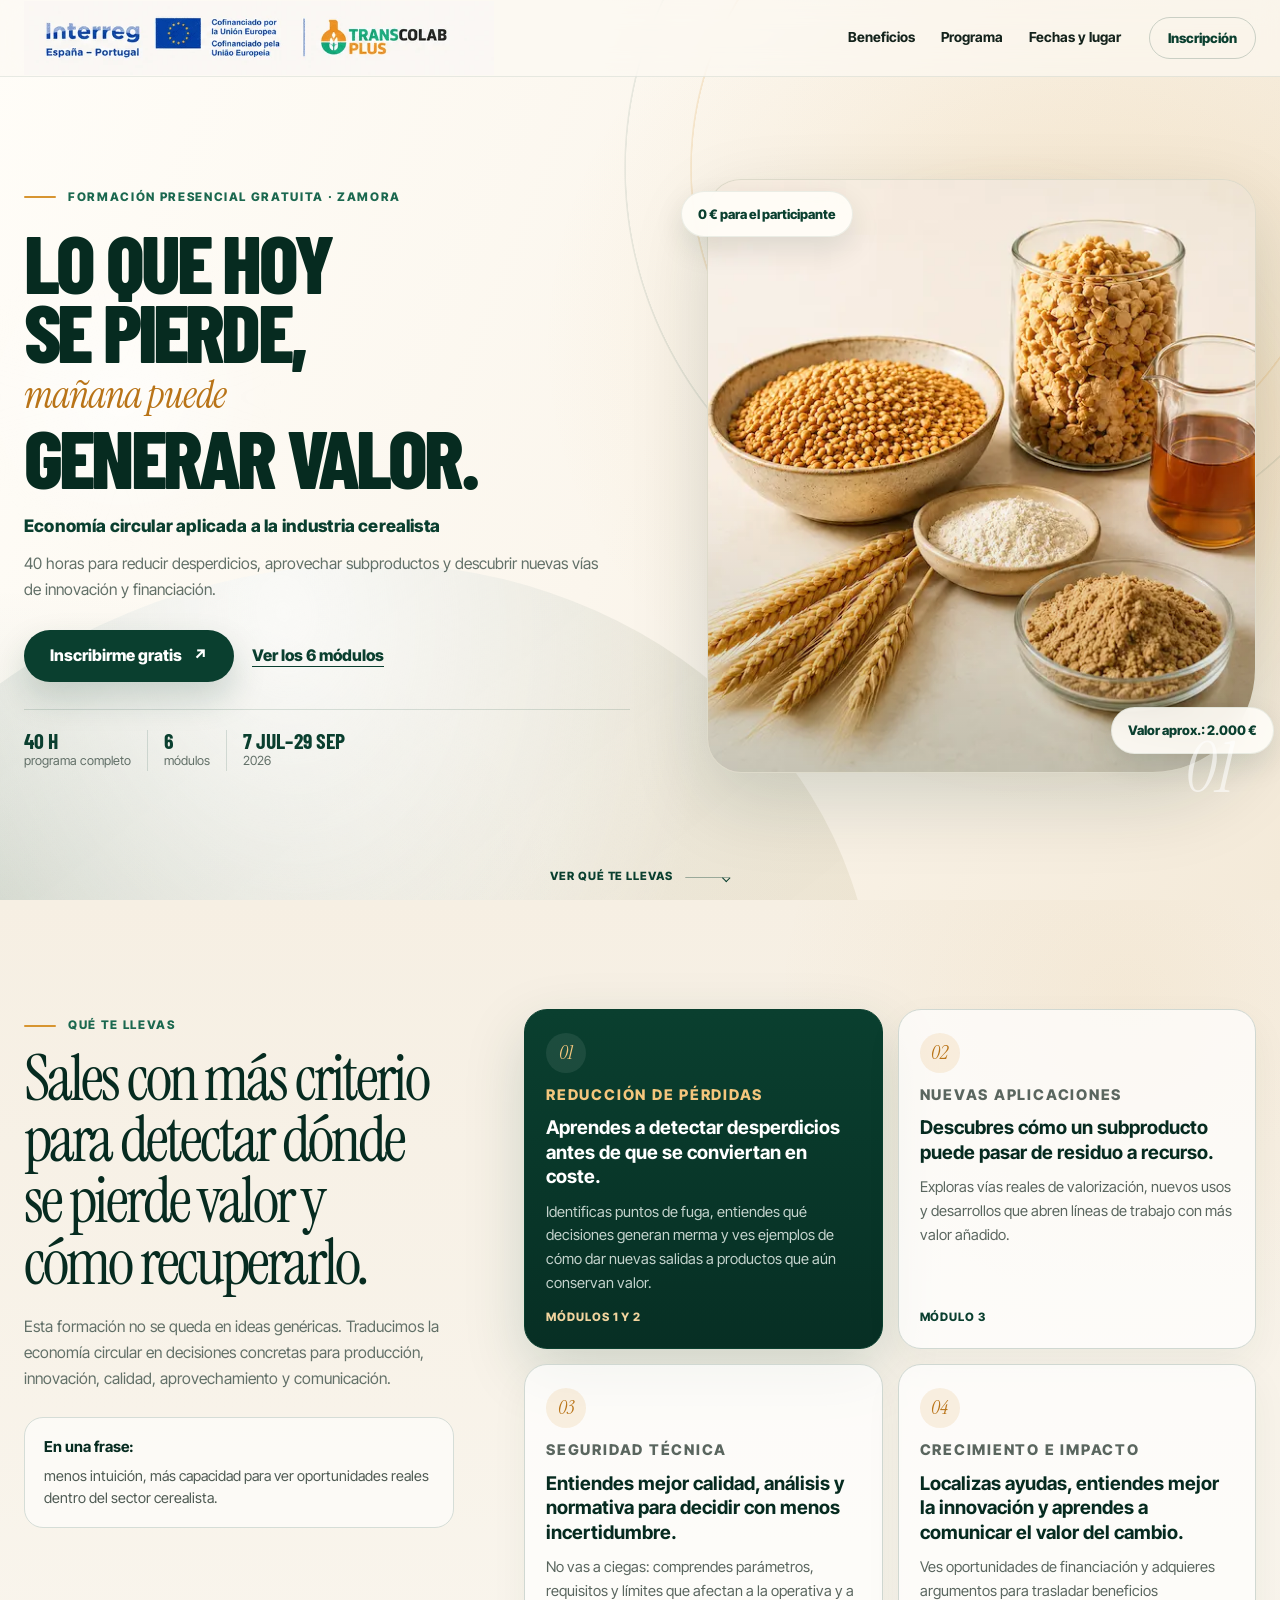
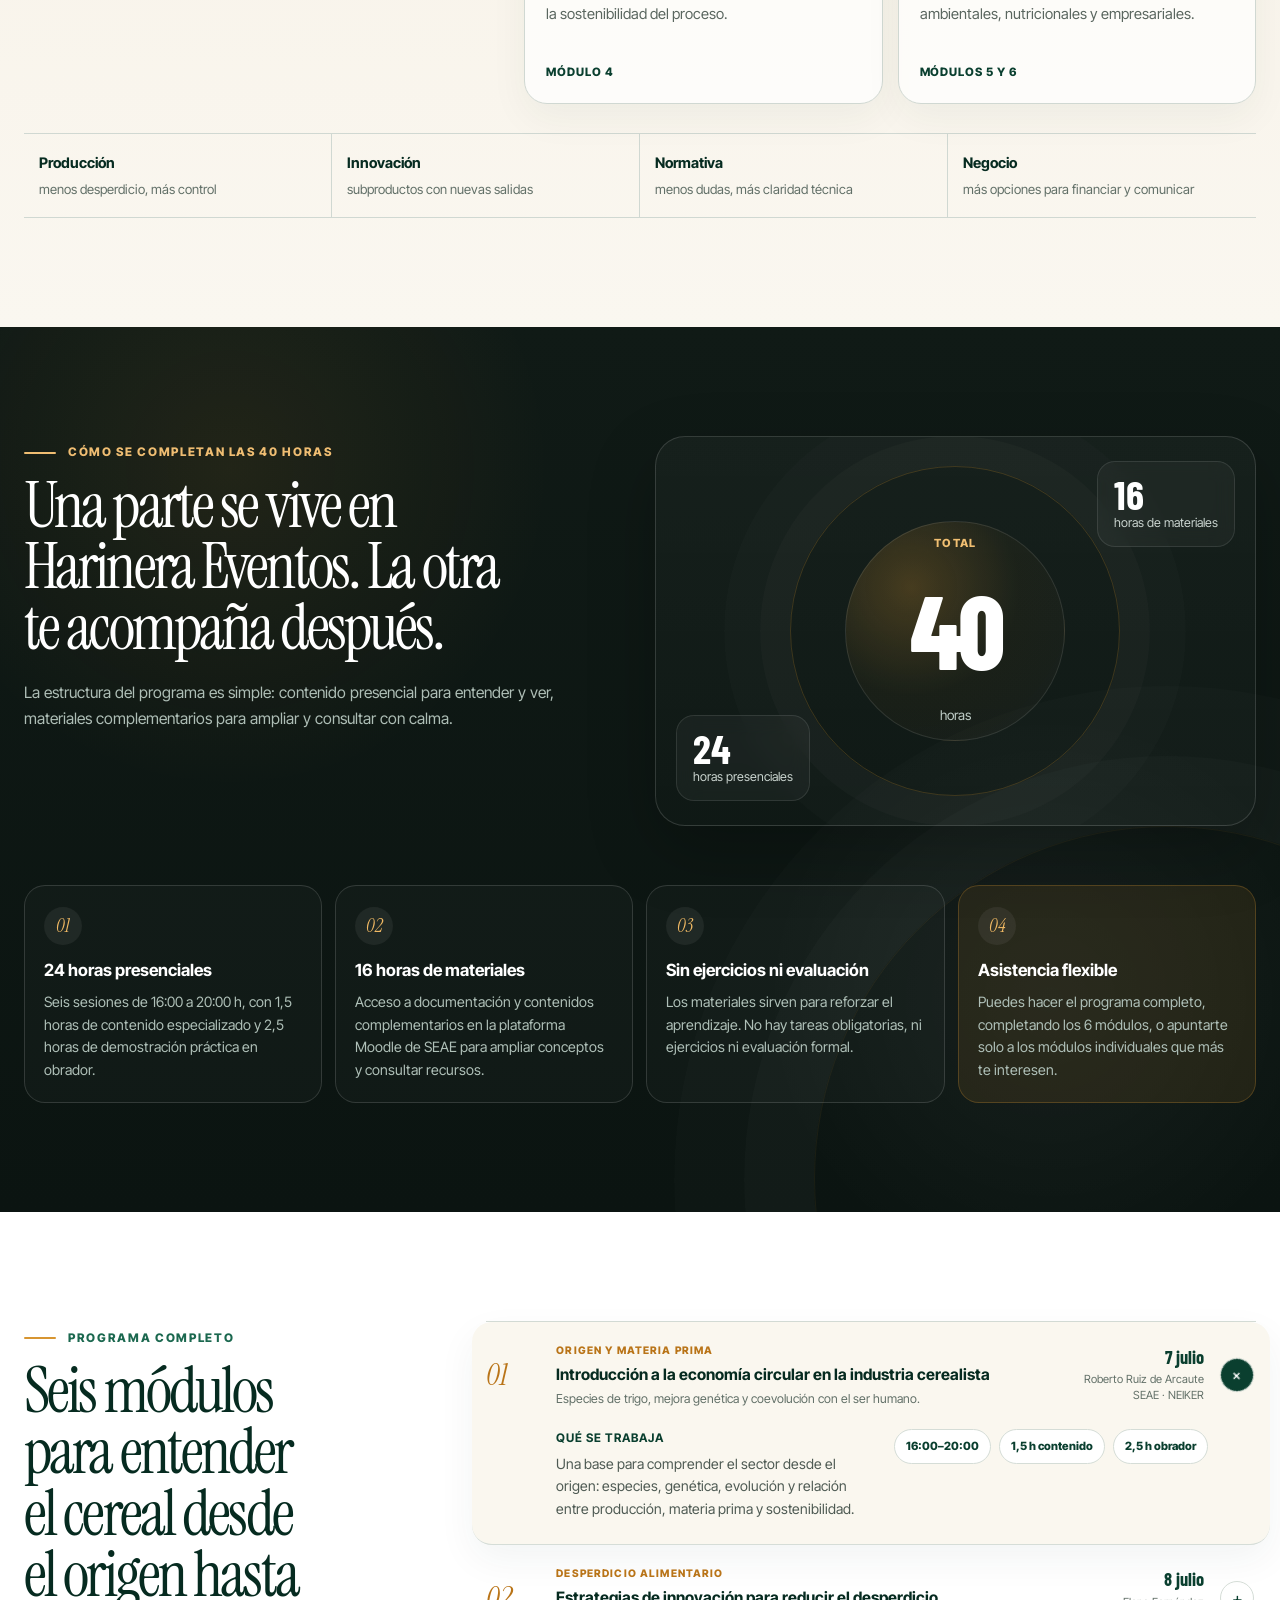
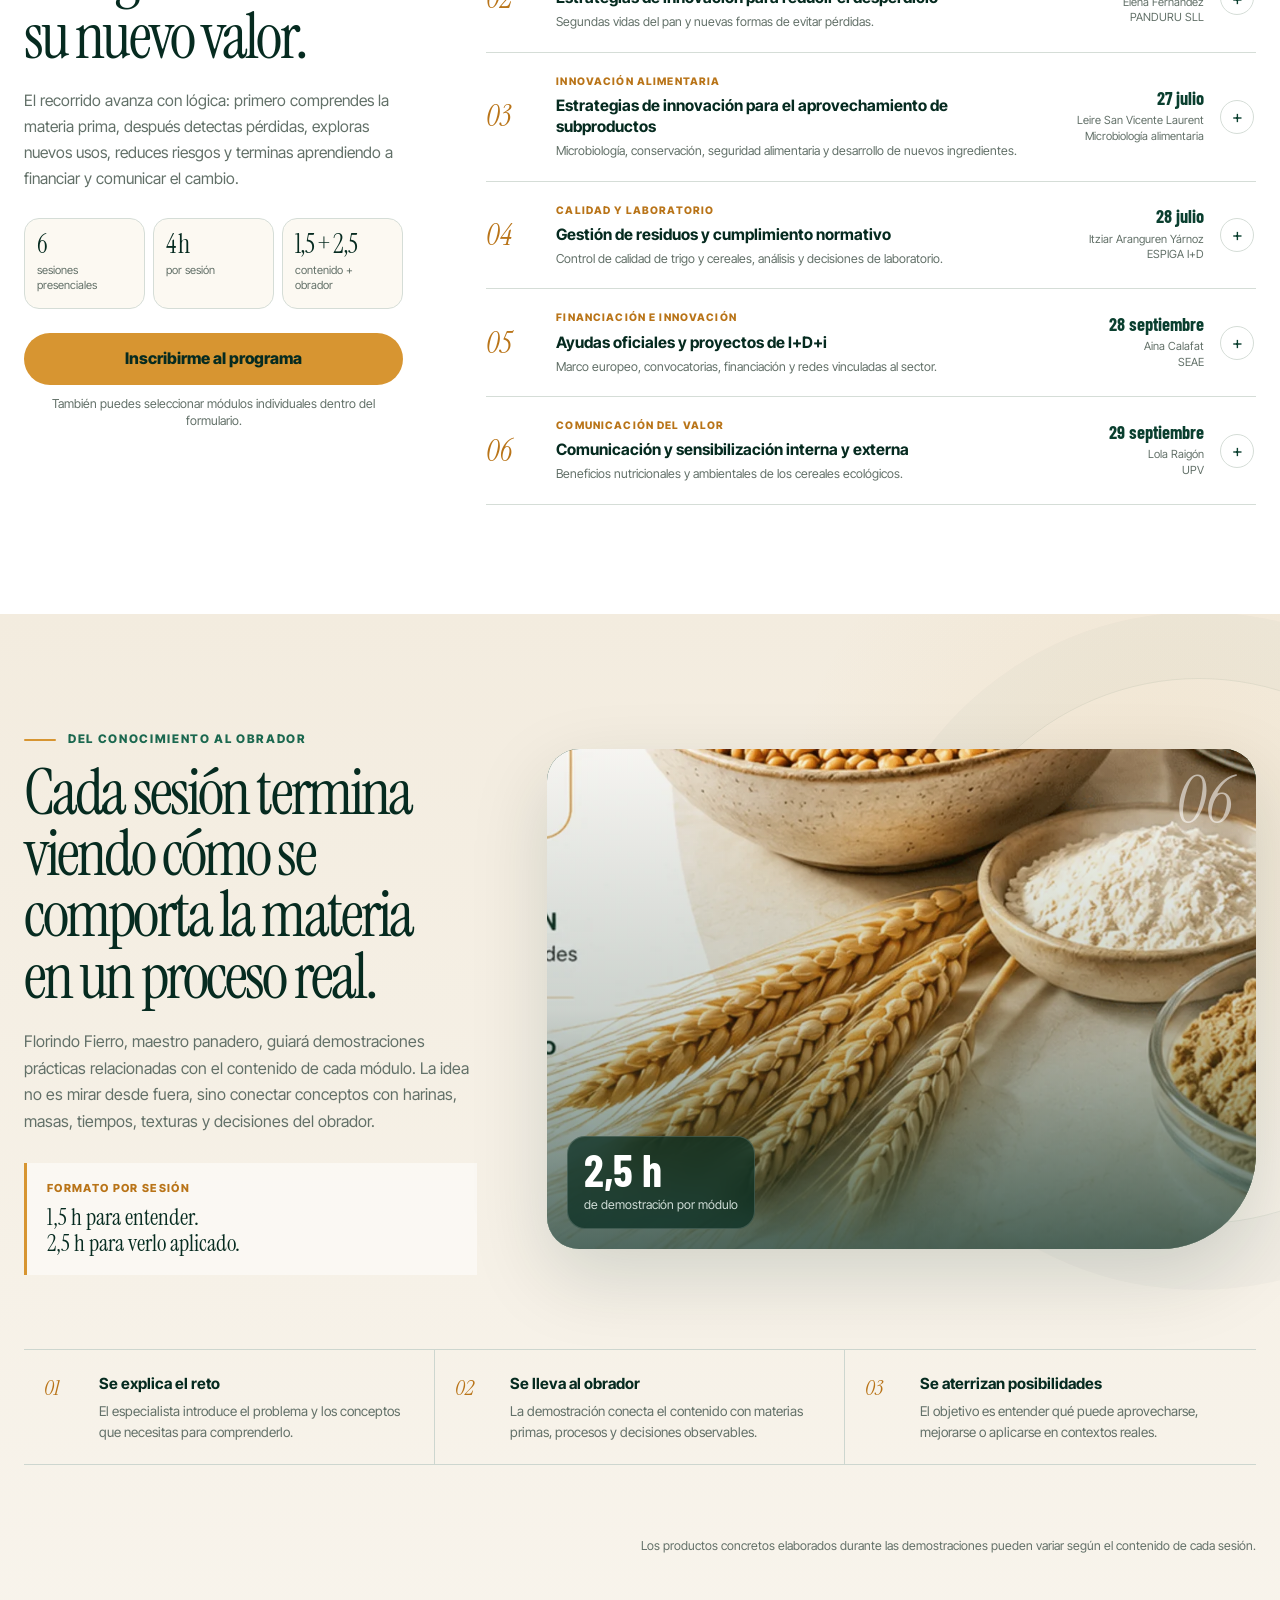
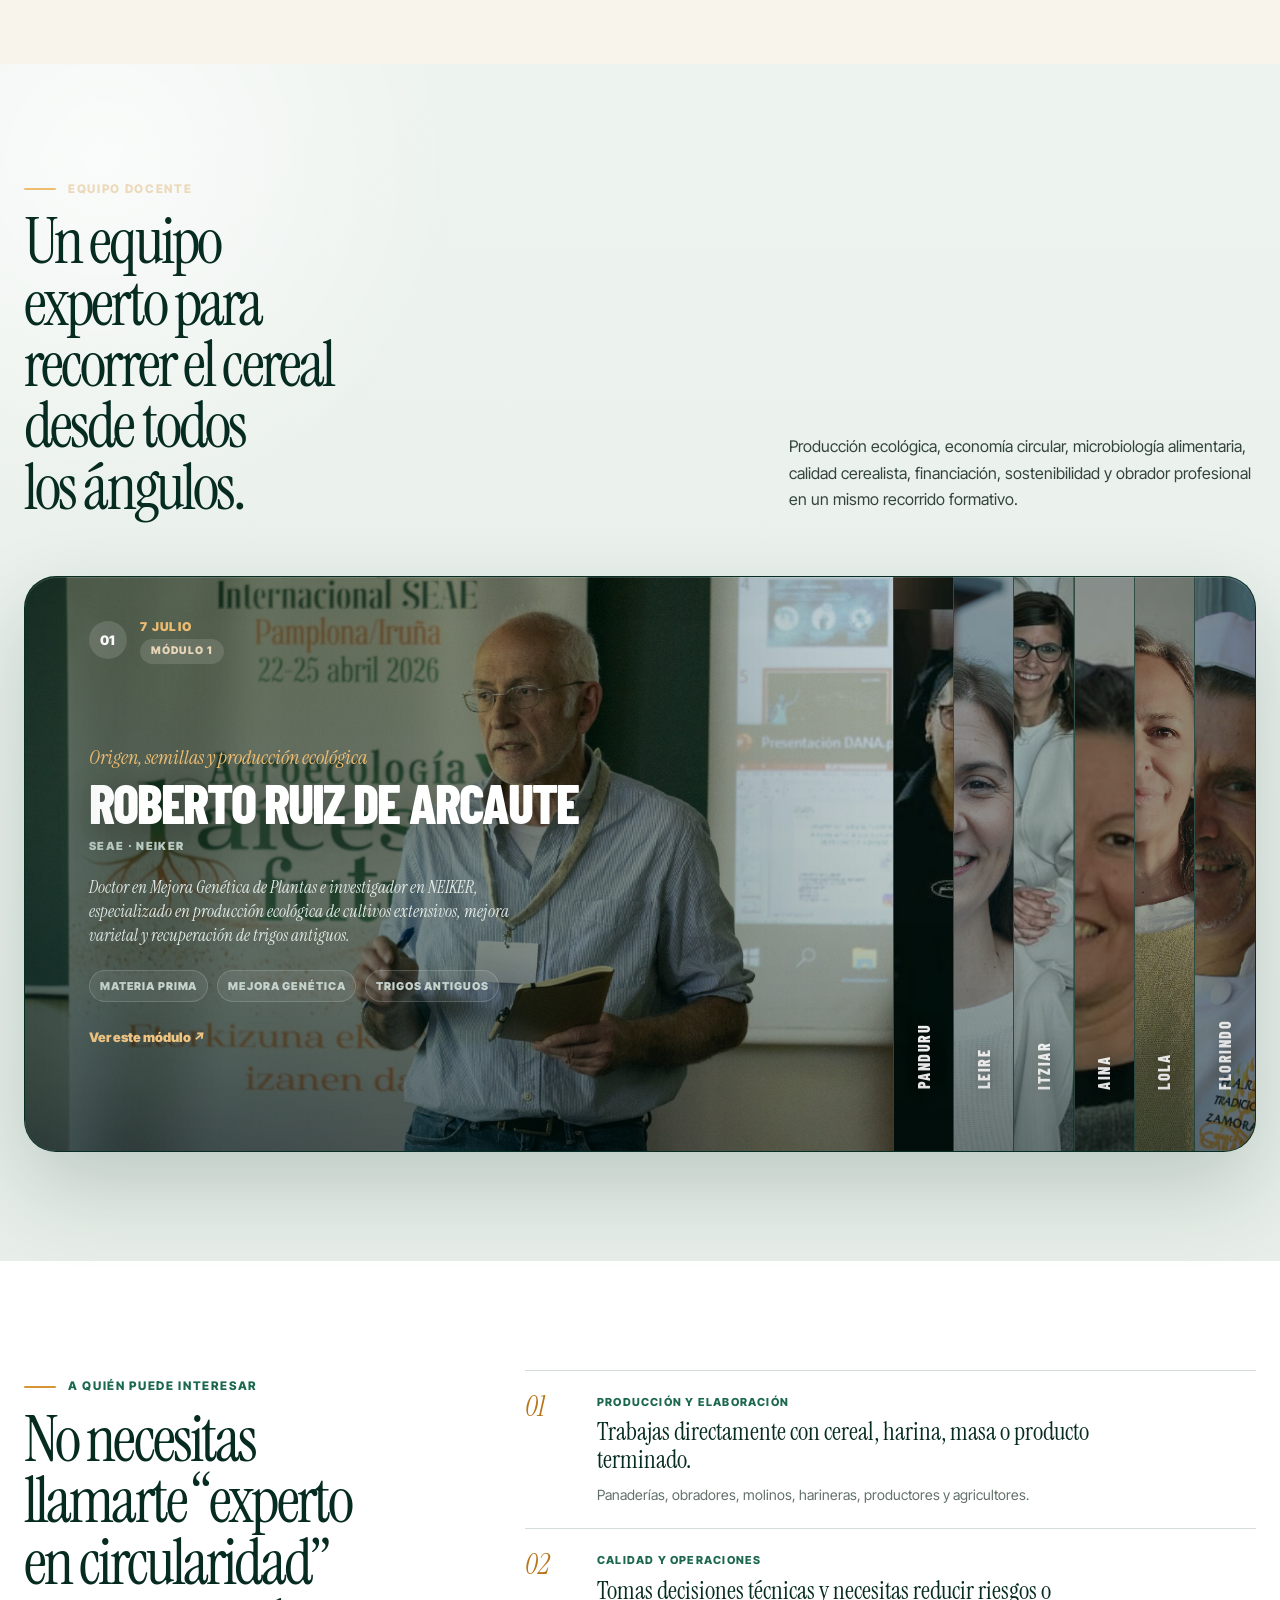
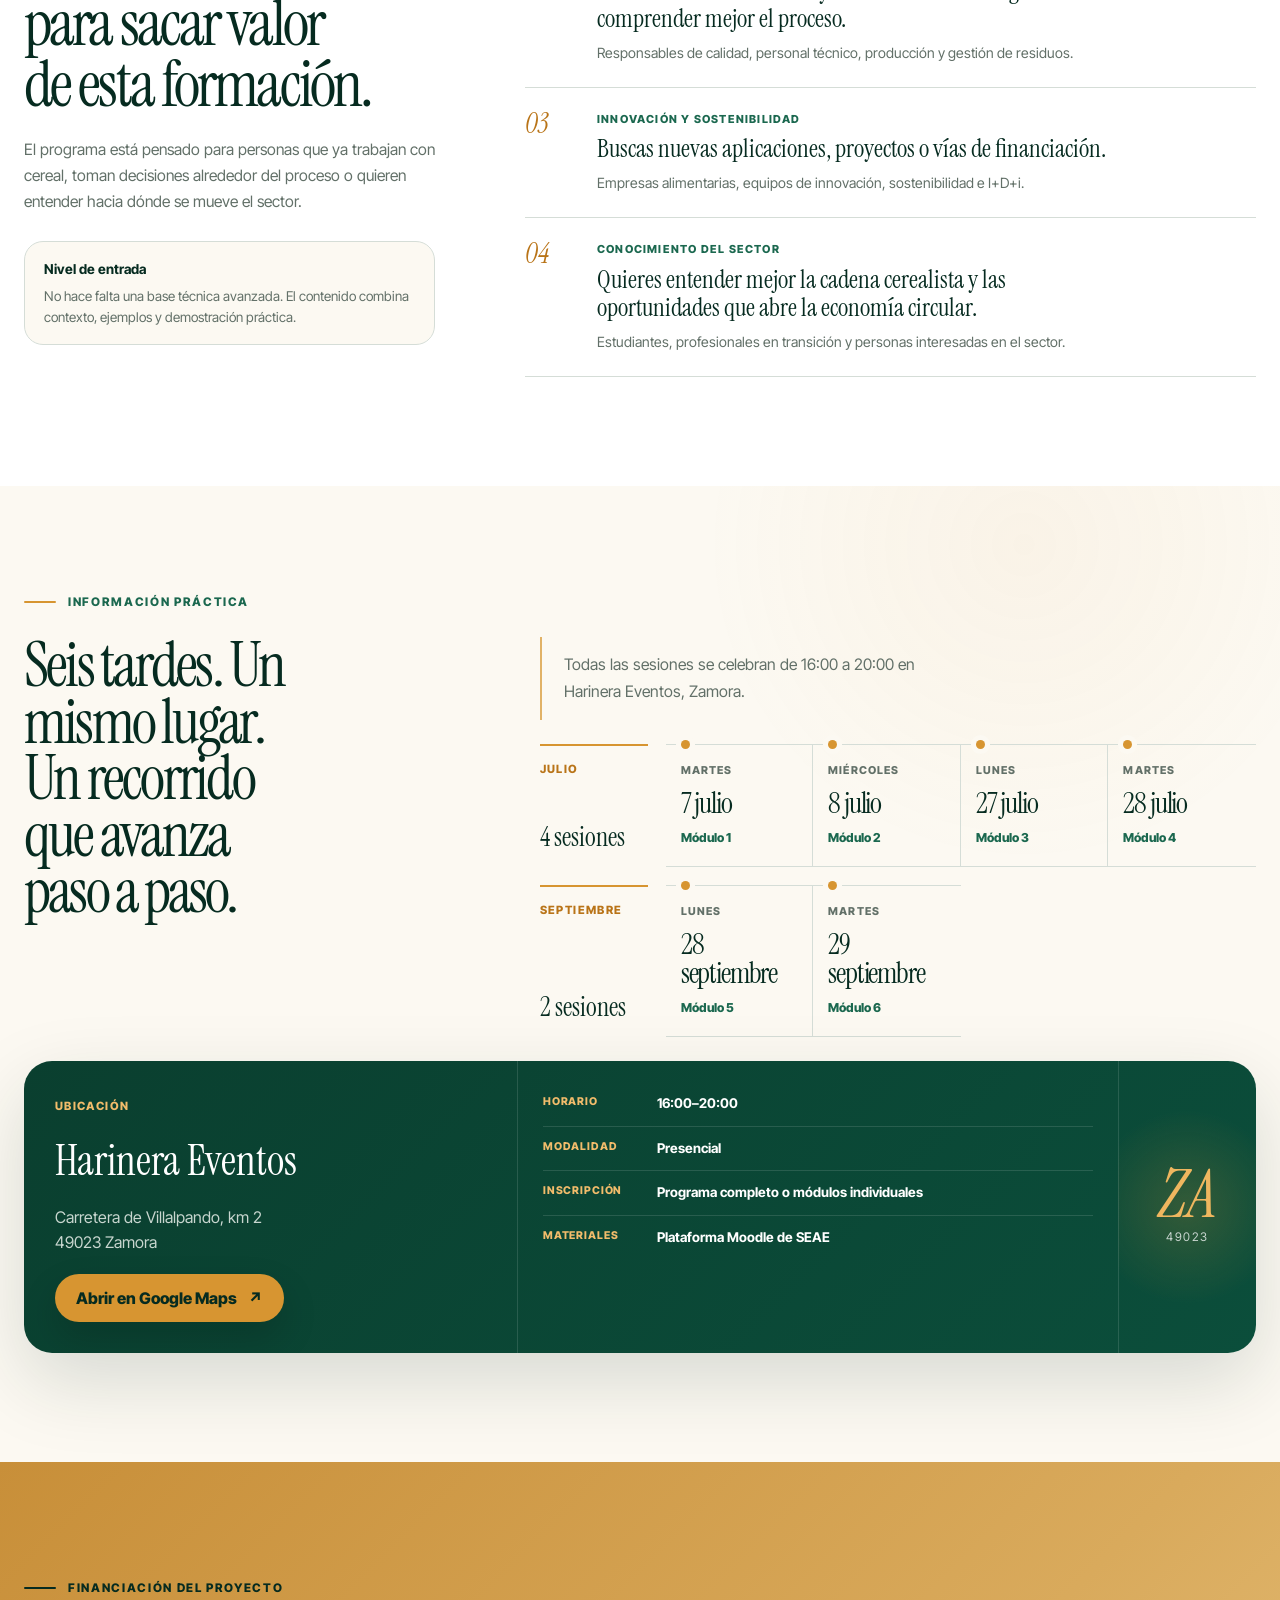
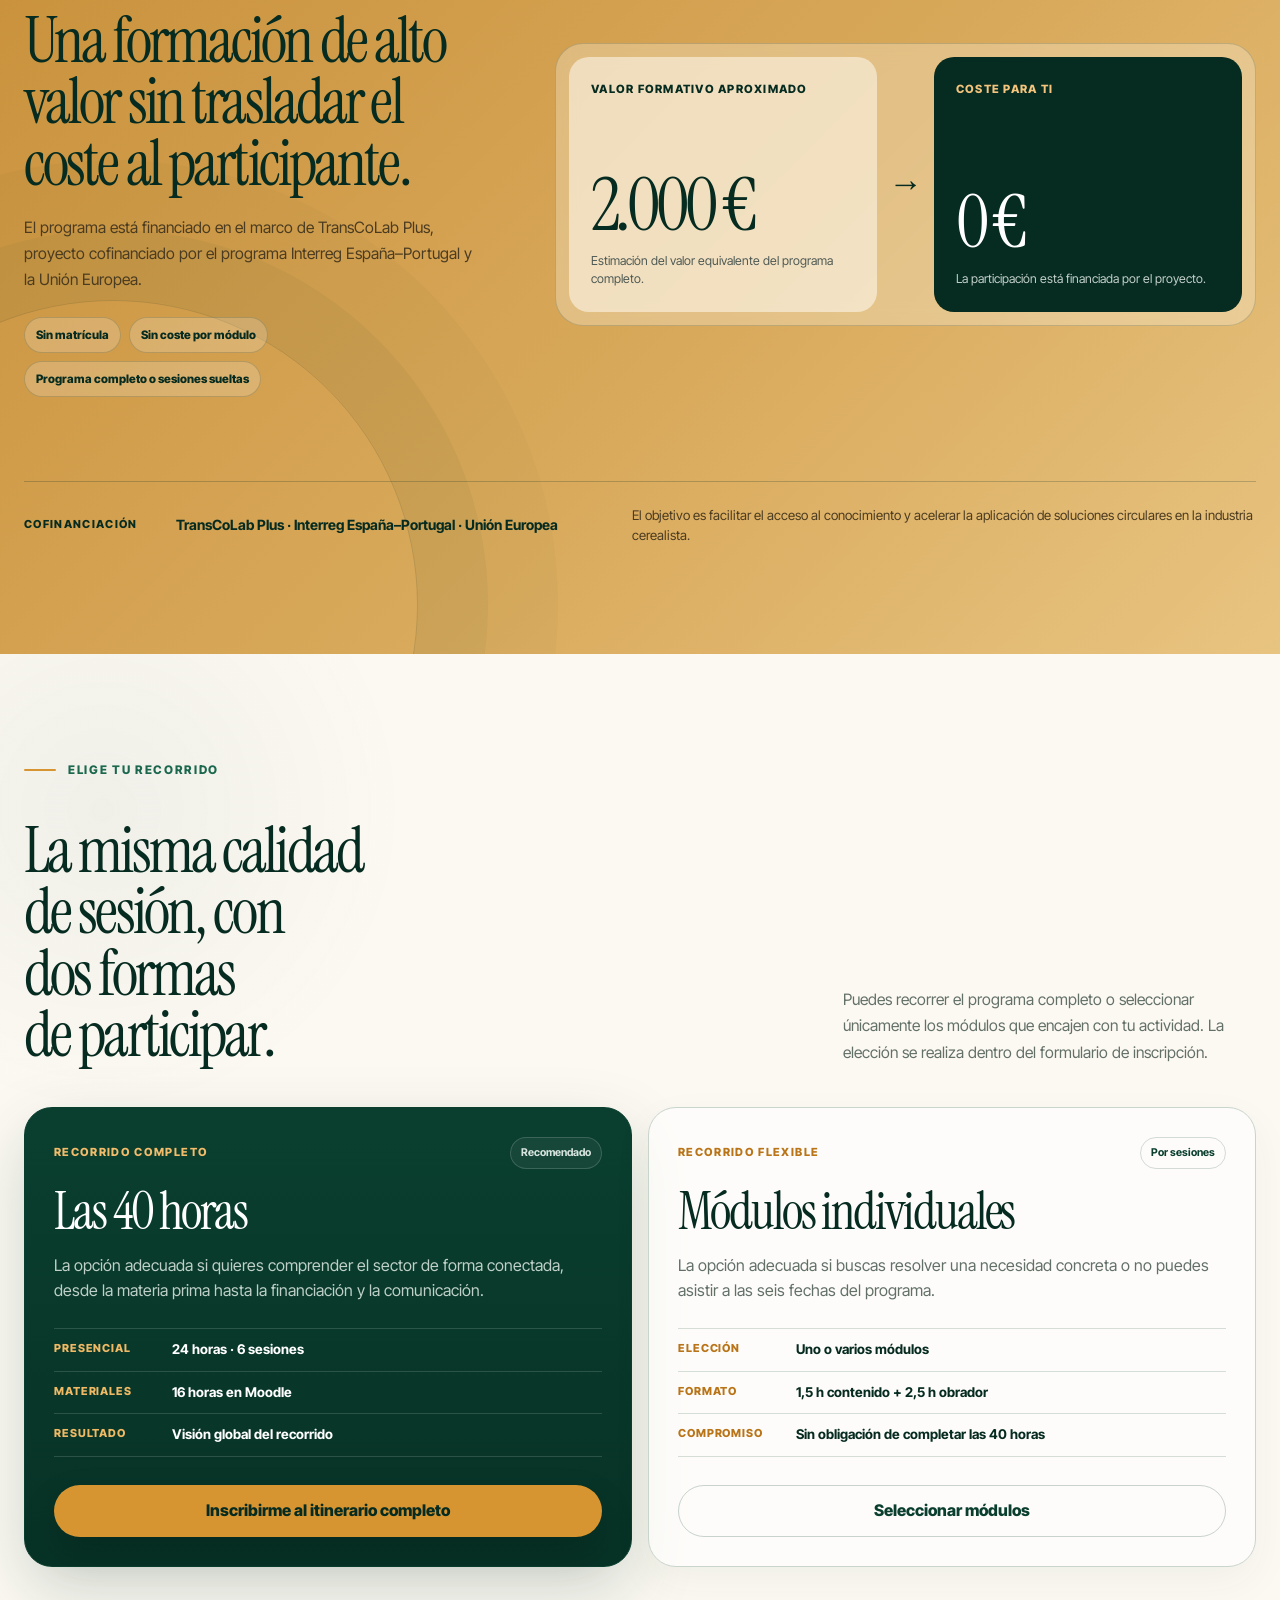
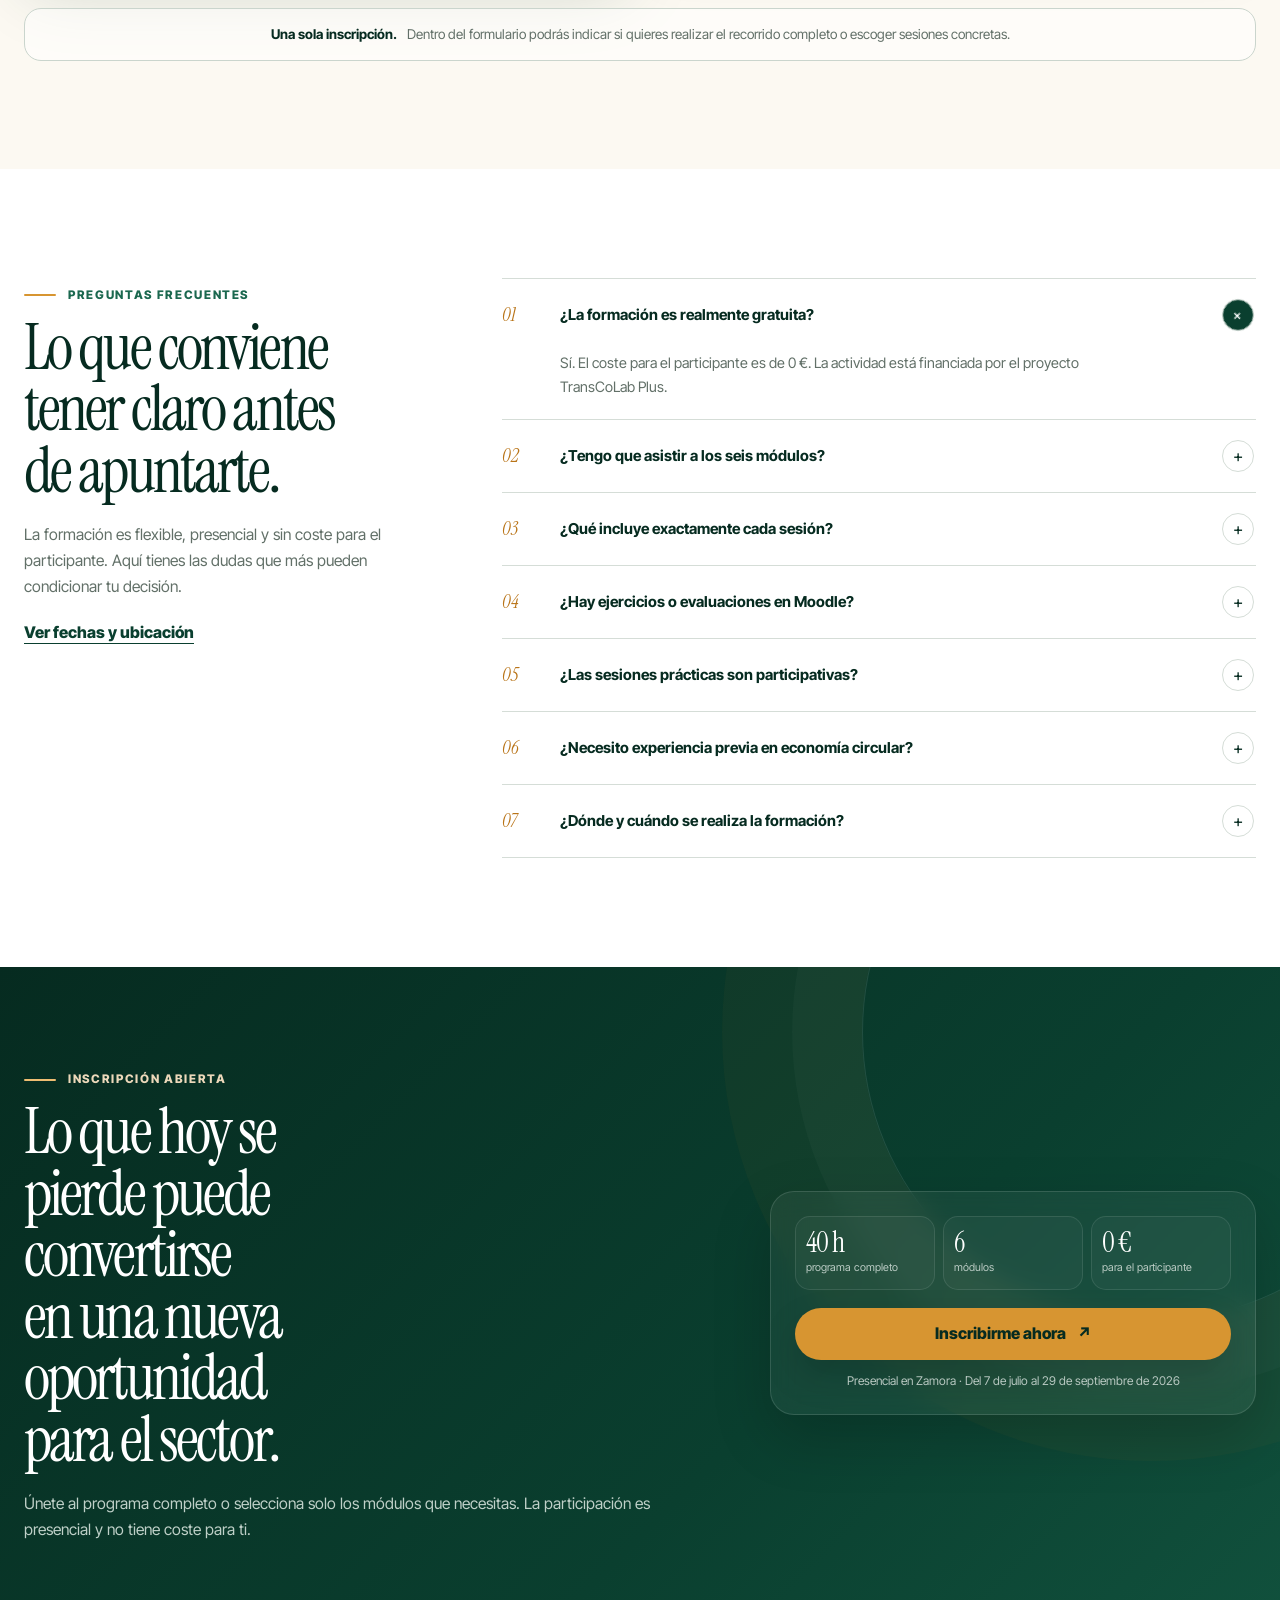
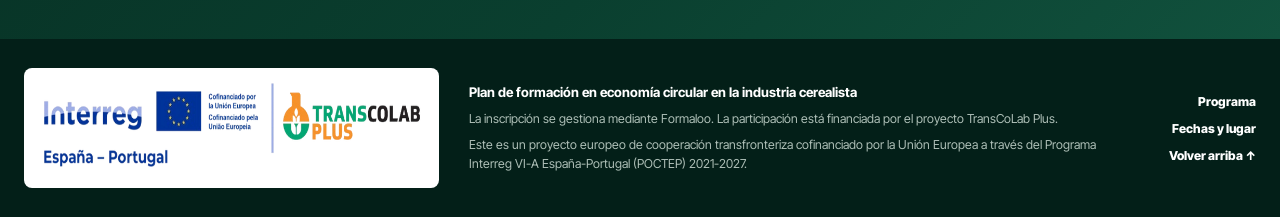
<file: index.html>
<!doctype html>
<html lang="es" class="no-js">
<head>
  <meta charset="utf-8">
  <meta name="viewport" content="width=device-width, initial-scale=1, viewport-fit=cover">
  <meta name="theme-color" content="#063b2c">
  <title>Economía circular en la industria cerealista | Formación gratuita en Zamora</title>
  <meta name="description" content="Formación presencial gratuita de 40 horas en Zamora sobre desperdicio alimentario, subproductos, calidad, normativa, financiación e innovación cerealista.">
  <meta property="og:type" content="website">
  <meta property="og:title" content="Economía circular en la industria cerealista">
  <meta property="og:description" content="40 horas, seis módulos y demostraciones prácticas en obrador. Formación gratuita en Zamora.">
  <meta property="og:image" content="assets/og-transcolab.webp">
  <meta name="twitter:card" content="summary_large_image">
  <link rel="icon" href="assets/favicon.svg" type="image/svg+xml">
  <link rel="preload" href="assets/cereal-portrait.webp" as="image" type="image/webp" fetchpriority="high">
  <link rel="stylesheet" href="assets/styles.css">
  <script>document.documentElement.className='js';</script>
  <script src="assets/app.js" defer></script>
  <script type="application/ld+json">
  {
    "@context": "https://schema.org",
    "@type": "Course",
    "name": "Plan de formación en economía circular en la industria cerealista",
    "description": "Formación presencial gratuita de 40 horas sobre economía circular aplicada al sector cerealista.",
    "provider": {"@type": "Organization", "name": "TransCoLab Plus"},
    "offers": {"@type": "Offer", "price": "0", "priceCurrency": "EUR", "availability": "https://schema.org/InStock"},
    "hasCourseInstance": {
      "@type": "CourseInstance",
      "courseMode": "onsite",
      "location": {"@type": "Place", "name": "Harinera Eventos", "address": "Carretera de Villalpando, km 2, 49023 Zamora, España"},
      "startDate": "2026-07-07",
      "endDate": "2026-09-29"
    }
  }
  </script>
</head>
<body>
<a class="skip-link" href="#contenido">Saltar al contenido</a>
<main id="contenido">
<section class="hero" id="inicio" aria-labelledby="hero-title">
  <header class="site-header" data-header>
    <div class="shell header-inner">
      <a class="brand" href="#inicio" aria-label="TransCoLab Plus, volver al inicio">
        <img src="assets/logos.webp" width="760" height="120" alt="Interreg España–Portugal, Unión Europea y TransCoLab Plus">
      </a>
      <nav class="desktop-nav" aria-label="Navegación principal">
        <a href="#beneficios">Beneficios</a>
        <a href="#programa">Programa</a>
        <a href="#informacion">Fechas y lugar</a>
      </nav>
      <a class="header-cta" href="https://camarazamora.formaloo.me/5of92q">Inscripción</a>
    </div>
  </header>

  <div class="shell hero-grid">
    <div class="hero-copy" data-reveal>
      <p class="kicker">Formación presencial gratuita · Zamora</p>
      <h1 id="hero-title">
        <span>Lo que hoy</span>
        <span>se pierde,</span>
        <em>mañana puede</em>
        <span>generar valor.</span>
      </h1>
      <p class="hero-descriptor">Economía circular aplicada a la industria cerealista</p>
      <p class="hero-lede">40 horas para reducir desperdicios, aprovechar subproductos y descubrir nuevas vías de innovación y financiación.</p>
      <div class="hero-actions">
        <a class="button button--primary" href="https://camarazamora.formaloo.me/5of92q">Inscribirme gratis <span aria-hidden="true">↗</span></a>
        <a class="button-link" href="#programa">Ver los 6 módulos</a>
      </div>
      <div class="hero-proof" aria-label="Datos principales del curso">
        <span><strong>40 h</strong> programa completo</span>
        <span><strong>6</strong> módulos</span>
        <span><strong>7 jul–29 sep</strong> 2026</span>
      </div>
    </div>

    <div class="hero-art" aria-label="Cereales, harinas y subproductos" data-parallax-art>
      <div class="hero-art__frame">
        <img src="assets/cereal-portrait.webp" width="1100" height="1250" alt="Granos, harinas y materias primas de la industria cerealista" fetchpriority="high">
      </div>
      <div class="hero-art__tag hero-art__tag--top">0 € para el participante</div>
      <div class="hero-art__tag hero-art__tag--bottom">Valor aprox.: 2.000 €</div>
      <span class="hero-art__index" aria-hidden="true">01</span>
    </div>
  </div>

  <a class="hero-scroll" href="#beneficios" aria-label="Continuar a los beneficios de la formación">
    <span>Ver qué te llevas</span>
    <i aria-hidden="true"></i>
  </a>
</section>

<section class="outcomes" id="beneficios" aria-labelledby="outcomes-title">
  <div class="shell">
    <div class="outcomes-grid">
      <div class="outcomes-intro" data-reveal>
        <p class="kicker">Qué te llevas</p>
        <h2 id="outcomes-title">Sales con más criterio para detectar dónde se pierde valor y cómo recuperarlo.</h2>
        <p>Esta formación no se queda en ideas genéricas. Traducimos la economía circular en decisiones concretas para producción, innovación, calidad, aprovechamiento y comunicación.</p>
        <div class="outcomes-note">
          <strong>En una frase:</strong>
          <span>menos intuición, más capacidad para ver oportunidades reales dentro del sector cerealista.</span>
        </div>
      </div>

      <div class="outcomes-panels">
        <article class="outcome-card outcome-card--featured" data-reveal>
          <span class="outcome-card__index">01</span>
          <p class="outcome-card__eyebrow">Reducción de pérdidas</p>
          <h3>Aprendes a detectar desperdicios antes de que se conviertan en coste.</h3>
          <p>Identificas puntos de fuga, entiendes qué decisiones generan merma y ves ejemplos de cómo dar nuevas salidas a productos que aún conservan valor.</p>
          <small>Módulos 1 y 2</small>
        </article>

        <article class="outcome-card" data-reveal>
          <span class="outcome-card__index">02</span>
          <p class="outcome-card__eyebrow">Nuevas aplicaciones</p>
          <h3>Descubres cómo un subproducto puede pasar de residuo a recurso.</h3>
          <p>Exploras vías reales de valorización, nuevos usos y desarrollos que abren líneas de trabajo con más valor añadido.</p>
          <small>Módulo 3</small>
        </article>

        <article class="outcome-card" data-reveal>
          <span class="outcome-card__index">03</span>
          <p class="outcome-card__eyebrow">Seguridad técnica</p>
          <h3>Entiendes mejor calidad, análisis y normativa para decidir con menos incertidumbre.</h3>
          <p>No vas a ciegas: comprendes parámetros, requisitos y límites que afectan a la operativa y a la sostenibilidad del proceso.</p>
          <small>Módulo 4</small>
        </article>

        <article class="outcome-card" data-reveal>
          <span class="outcome-card__index">04</span>
          <p class="outcome-card__eyebrow">Crecimiento e impacto</p>
          <h3>Localizas ayudas, entiendes mejor la innovación y aprendes a comunicar el valor del cambio.</h3>
          <p>Ves oportunidades de financiación y adquieres argumentos para trasladar beneficios ambientales, nutricionales y empresariales.</p>
          <small>Módulos 5 y 6</small>
        </article>
      </div>
    </div>

    <div class="outcomes-strip" data-reveal>
      <div><strong>Producción</strong><span>menos desperdicio, más control</span></div>
      <div><strong>Innovación</strong><span>subproductos con nuevas salidas</span></div>
      <div><strong>Normativa</strong><span>menos dudas, más claridad técnica</span></div>
      <div><strong>Negocio</strong><span>más opciones para financiar y comunicar</span></div>
    </div>
  </div>
</section>

<section class="hours section-ink" id="modalidad" aria-labelledby="hours-title">
  <div class="shell hours-layout">
    <div class="hours-lead" data-reveal>
      <p class="kicker kicker--warm">Cómo se completan las 40 horas</p>
      <h2 id="hours-title">Una parte se vive en Harinera Eventos. La otra te acompaña después.</h2>
      <p>La estructura del programa es simple: contenido presencial para entender y ver, materiales complementarios para ampliar y consultar con calma.</p>
    </div>

    <div class="hours-visual" data-reveal aria-label="24 horas presenciales más 16 horas de materiales complementarios suman 40 horas">
      <div class="hours-visual__ring"></div>
      <div class="hours-visual__core">
        <span class="hours-visual__label">Total</span>
        <strong>40</strong>
        <small>horas</small>
      </div>
      <div class="hours-floating hours-floating--left">
        <strong>24</strong>
        <span>horas presenciales</span>
      </div>
      <div class="hours-floating hours-floating--right">
        <strong>16</strong>
        <span>horas de materiales</span>
      </div>
    </div>

    <div class="hours-breakdown">
      <article class="hours-card" data-reveal>
        <span>01</span>
        <h3>24 horas presenciales</h3>
        <p>Seis sesiones de 16:00 a 20:00 h, con 1,5 horas de contenido especializado y 2,5 horas de demostración práctica en obrador.</p>
      </article>

      <article class="hours-card" data-reveal>
        <span>02</span>
        <h3>16 horas de materiales</h3>
        <p>Acceso a documentación y contenidos complementarios en la plataforma Moodle de SEAE para ampliar conceptos y consultar recursos.</p>
      </article>

      <article class="hours-card" data-reveal>
        <span>03</span>
        <h3>Sin ejercicios ni evaluación</h3>
        <p>Los materiales sirven para reforzar el aprendizaje. No hay tareas obligatorias, ni ejercicios ni evaluación formal.</p>
      </article>

      <article class="hours-card hours-card--accent" data-reveal>
        <span>04</span>
        <h3>Asistencia flexible</h3>
        <p>Puedes hacer el programa completo, completando los 6 módulos, o apuntarte solo a los módulos individuales que más te interesen.</p>
      </article>
    </div>
  </div>
</section>

<section class="program" id="programa" aria-labelledby="program-title">
  <div class="shell program-layout">
    <aside class="program-intro" data-reveal>
      <p class="kicker">Programa completo</p>
      <h2 id="program-title">Seis módulos para entender el cereal desde el origen hasta su nuevo valor.</h2>
      <p>El recorrido avanza con lógica: primero comprendes la materia prima, después detectas pérdidas, exploras nuevos usos, reduces riesgos y terminas aprendiendo a financiar y comunicar el cambio.</p>

      <div class="program-summary" aria-label="Formato de cada sesión">
        <div><strong>6</strong><span>sesiones presenciales</span></div>
        <div><strong>4 h</strong><span>por sesión</span></div>
        <div><strong>1,5 + 2,5</strong><span>contenido + obrador</span></div>
      </div>

      <a class="button button--secondary" href="https://camarazamora.formaloo.me/5of92q">Inscribirme al programa</a>
      <p class="program-intro__note">También puedes seleccionar módulos individuales dentro del formulario.</p>
    </aside>

    <div class="module-list" aria-label="Módulos del programa">
      <details class="module" open>
        <summary>
          <span class="module-number">01</span>
          <span class="module-main"><small>Origen y materia prima</small><strong>Introducción a la economía circular en la industria cerealista</strong><em>Especies de trigo, mejora genética y coevolución con el ser humano.</em></span>
          <span class="module-meta"><b>7 julio</b><small>Roberto Ruiz de Arcaute<br>SEAE · NEIKER</small></span>
          <span class="module-icon" aria-hidden="true">+</span>
        </summary>
        <div class="module-body">
          <div><strong>Qué se trabaja</strong><p>Una base para comprender el sector desde el origen: especies, genética, evolución y relación entre producción, materia prima y sostenibilidad.</p></div>
          <ul><li>16:00–20:00</li><li>1,5 h contenido</li><li>2,5 h obrador</li></ul>
        </div>
      </details>

      <details class="module">
        <summary>
          <span class="module-number">02</span>
          <span class="module-main"><small>Desperdicio alimentario</small><strong>Estrategias de innovación para reducir el desperdicio</strong><em>Segundas vidas del pan y nuevas formas de evitar pérdidas.</em></span>
          <span class="module-meta"><b>8 julio</b><small>Elena Fernández<br>PANDURU SLL</small></span>
          <span class="module-icon" aria-hidden="true">+</span>
        </summary>
        <div class="module-body">
          <div><strong>Qué se trabaja</strong><p>Cómo abordar el desperdicio desde la innovación y explorar usos alternativos para productos que todavía conservan valor.</p></div>
          <ul><li>16:00–20:00</li><li>1,5 h contenido</li><li>2,5 h obrador</li></ul>
        </div>
      </details>

      <details class="module">
        <summary>
          <span class="module-number">03</span>
          <span class="module-main"><small>Innovación alimentaria</small><strong>Estrategias de innovación para el aprovechamiento de subproductos</strong><em>Microbiología, conservación, seguridad alimentaria y desarrollo de nuevos ingredientes.</em></span>
          <span class="module-meta"><b>27 julio</b><small>Leire San Vicente Laurent<br>Microbiología alimentaria</small></span>
          <span class="module-icon" aria-hidden="true">+</span>
        </summary>
        <div class="module-body">
          <div><strong>Qué se trabaja</strong><p>Cómo aplicar conocimiento técnico de microbiología, fermentación, conservación y seguridad alimentaria para abrir nuevas vías de innovación en la industria agroalimentaria.</p></div>
          <ul><li>16:00–20:00</li><li>1,5 h contenido</li><li>2,5 h obrador</li></ul>
        </div>
      </details>

      <details class="module">
        <summary>
          <span class="module-number">04</span>
          <span class="module-main"><small>Calidad y laboratorio</small><strong>Gestión de residuos y cumplimiento normativo</strong><em>Control de calidad de trigo y cereales, análisis y decisiones de laboratorio.</em></span>
          <span class="module-meta"><b>28 julio</b><small>Itziar Aranguren Yárnoz<br>ESPIGA I+D</small></span>
          <span class="module-icon" aria-hidden="true">+</span>
        </summary>
        <div class="module-body">
          <div><strong>Qué se trabaja</strong><p>Calidad, análisis, laboratorio, gestión y normativa para reducir riesgos y entender mejor las decisiones técnicas del proceso cerealista.</p></div>
          <ul><li>16:00–20:00</li><li>1,5 h contenido</li><li>2,5 h obrador</li></ul>
        </div>
      </details>

      <details class="module">
        <summary>
          <span class="module-number">05</span>
          <span class="module-main"><small>Financiación e innovación</small><strong>Ayudas oficiales y proyectos de I+D+i</strong><em>Marco europeo, convocatorias, financiación y redes vinculadas al sector.</em></span>
          <span class="module-meta"><b>28 septiembre</b><small>Aina Calafat<br>SEAE</small></span>
          <span class="module-icon" aria-hidden="true">+</span>
        </summary>
        <div class="module-body">
          <div><strong>Qué se trabaja</strong><p>Cómo localizar oportunidades de financiación y entender el ecosistema europeo de apoyo a la innovación cerealista y ecológica.</p></div>
          <ul><li>16:00–20:00</li><li>1,5 h contenido</li><li>2,5 h obrador</li></ul>
        </div>
      </details>

      <details class="module">
        <summary>
          <span class="module-number">06</span>
          <span class="module-main"><small>Comunicación del valor</small><strong>Comunicación y sensibilización interna y externa</strong><em>Beneficios nutricionales y ambientales de los cereales ecológicos.</em></span>
          <span class="module-meta"><b>29 septiembre</b><small>Lola Raigón<br>UPV</small></span>
          <span class="module-icon" aria-hidden="true">+</span>
        </summary>
        <div class="module-body">
          <div><strong>Qué se trabaja</strong><p>Herramientas y argumentos para trasladar el valor de los cereales ecológicos y fomentar un consumo más responsable.</p></div>
          <ul><li>16:00–20:00</li><li>1,5 h contenido</li><li>2,5 h obrador</li></ul>
        </div>
      </details>
    </div>
  </div>
</section>

<section class="workshop" id="obrador" aria-labelledby="workshop-title">
  <div class="shell workshop-layout">
    <div class="workshop-copy" data-reveal>
      <p class="kicker">Del conocimiento al obrador</p>
      <h2 id="workshop-title">Cada sesión termina viendo cómo se comporta la materia en un proceso real.</h2>
      <p>Florindo Fierro, maestro panadero, guiará demostraciones prácticas relacionadas con el contenido de cada módulo. La idea no es mirar desde fuera, sino conectar conceptos con harinas, masas, tiempos, texturas y decisiones del obrador.</p>

      <div class="workshop-quote">
        <span>Formato por sesión</span>
        <strong>1,5 h para entender.<br>2,5 h para verlo aplicado.</strong>
      </div>
    </div>

    <div class="workshop-art" data-reveal>
      <div class="workshop-art__frame">
        <img src="assets/wheat-detail.webp" width="1600" height="700" alt="Espigas, granos y harinas utilizados en la industria cerealista">
        <div class="workshop-art__wash"></div>
        <div class="workshop-art__metric"><strong>2,5 h</strong><span>de demostración por módulo</span></div>
        <span class="workshop-art__index" aria-hidden="true">06</span>
      </div>
    </div>

    <div class="workshop-sequence" aria-label="Cómo se desarrolla la parte práctica">
      <article data-reveal>
        <span>01</span>
        <div><strong>Se explica el reto</strong><p>El especialista introduce el problema y los conceptos que necesitas para comprenderlo.</p></div>
      </article>
      <article data-reveal>
        <span>02</span>
        <div><strong>Se lleva al obrador</strong><p>La demostración conecta el contenido con materias primas, procesos y decisiones observables.</p></div>
      </article>
      <article data-reveal>
        <span>03</span>
        <div><strong>Se aterrizan posibilidades</strong><p>El objetivo es entender qué puede aprovecharse, mejorarse o aplicarse en contextos reales.</p></div>
      </article>
    </div>

    <p class="workshop-note">Los productos concretos elaborados durante las demostraciones pueden variar según el contenido de cada sesión.</p>
  </div>
</section>

<section class="faculty" id="docentes" aria-labelledby="faculty-title">
  <div class="shell faculty-showcase-head" data-reveal>
    <div>
      <p class="kicker kicker--light">Equipo docente</p>
      <h2 id="faculty-title">Un equipo experto para recorrer el cereal desde todos los ángulos.</h2>
    </div>
    <p>
      Producción ecológica, economía circular, microbiología alimentaria, calidad cerealista,
      financiación, sostenibilidad y obrador profesional en un mismo recorrido formativo.
    </p>
  </div>

  <div class="shell">
    <div class="faculty-tiles" id="facultyTiles" aria-label="Equipo docente" role="list"></div>
  </div>

  <noscript>
    <div class="shell faculty-noscript">
      Roberto Ruiz de Arcaute · Panduru Economía Circular · Leire San Vicente Laurent ·
      Itziar Aranguren Yárnoz · Aina Calafat Rogers · María Dolores Raigón Jiménez ·
      Florindo Fierro.
    </div>
  </noscript>
</section>

<section class="audience" id="publico" aria-labelledby="audience-title">
  <div class="shell audience-layout">
    <div class="audience-copy" data-reveal>
      <p class="kicker">A quién puede interesar</p>
      <h2 id="audience-title">No necesitas llamarte “experto en circularidad” para sacar valor de esta formación.</h2>
      <p>El programa está pensado para personas que ya trabajan con cereal, toman decisiones alrededor del proceso o quieren entender hacia dónde se mueve el sector.</p>
      <div class="audience-note"><strong>Nivel de entrada</strong><span>No hace falta una base técnica avanzada. El contenido combina contexto, ejemplos y demostración práctica.</span></div>
    </div>

    <div class="audience-map" aria-label="Perfiles a los que se dirige la formación">
      <article data-reveal>
        <span>01</span>
        <div><small>Producción y elaboración</small><h3>Trabajas directamente con cereal, harina, masa o producto terminado.</h3><p>Panaderías, obradores, molinos, harineras, productores y agricultores.</p></div>
      </article>
      <article data-reveal>
        <span>02</span>
        <div><small>Calidad y operaciones</small><h3>Tomas decisiones técnicas y necesitas reducir riesgos o comprender mejor el proceso.</h3><p>Responsables de calidad, personal técnico, producción y gestión de residuos.</p></div>
      </article>
      <article data-reveal>
        <span>03</span>
        <div><small>Innovación y sostenibilidad</small><h3>Buscas nuevas aplicaciones, proyectos o vías de financiación.</h3><p>Empresas alimentarias, equipos de innovación, sostenibilidad e I+D+i.</p></div>
      </article>
      <article data-reveal>
        <span>04</span>
        <div><small>Conocimiento del sector</small><h3>Quieres entender mejor la cadena cerealista y las oportunidades que abre la economía circular.</h3><p>Estudiantes, profesionales en transición y personas interesadas en el sector.</p></div>
      </article>
    </div>
  </div>
</section>

<section class="practical section-paper" id="informacion" aria-labelledby="practical-title">
  <div class="shell practical-layout">
    <div class="practical-heading" data-reveal>
      <p class="kicker">Información práctica</p>
      <h2 id="practical-title">Seis tardes. Un mismo lugar. Un recorrido que avanza paso a paso.</h2>
      <p>Todas las sesiones se celebran de 16:00 a 20:00 en Harinera Eventos, Zamora.</p>
    </div>

    <div class="calendar-groups" aria-label="Calendario de sesiones">
      <section class="calendar-group" aria-labelledby="calendar-july">
        <div class="calendar-group__month"><span>Julio</span><strong id="calendar-july">4 sesiones</strong></div>
        <div class="calendar-line">
          <article><small>Martes</small><strong>7 julio</strong><span>Módulo 1</span></article>
          <article><small>Miércoles</small><strong>8 julio</strong><span>Módulo 2</span></article>
          <article><small>Lunes</small><strong>27 julio</strong><span>Módulo 3</span></article>
          <article><small>Martes</small><strong>28 julio</strong><span>Módulo 4</span></article>
        </div>
      </section>

      <section class="calendar-group" aria-labelledby="calendar-september">
        <div class="calendar-group__month"><span>Septiembre</span><strong id="calendar-september">2 sesiones</strong></div>
        <div class="calendar-line calendar-line--short">
          <article><small>Lunes</small><strong>28 septiembre</strong><span>Módulo 5</span></article>
          <article><small>Martes</small><strong>29 septiembre</strong><span>Módulo 6</span></article>
        </div>
      </section>
    </div>

    <div class="location-panel" data-reveal>
      <div class="location-panel__main">
        <span class="location-label">Ubicación</span>
        <h3>Harinera Eventos</h3>
        <p>Carretera de Villalpando, km 2<br>49023 Zamora</p>
        <a class="button button--accent" href="https://www.google.com/maps/search/?api=1&query=Harinera+Eventos+Zamora" target="_blank" rel="noopener">Abrir en Google Maps <span aria-hidden="true">↗</span></a>
      </div>
      <div class="location-panel__facts">
        <div><span>Horario</span><strong>16:00–20:00</strong></div>
        <div><span>Modalidad</span><strong>Presencial</strong></div>
        <div><span>Inscripción</span><strong>Programa completo o módulos individuales</strong></div>
        <div><span>Materiales</span><strong>Plataforma Moodle de SEAE</strong></div>
      </div>
      <div class="location-panel__visual" aria-hidden="true"><span>ZA</span><small>49023</small></div>
    </div>
  </div>
</section>

<section class="value-section" id="valor" aria-labelledby="value-title">
  <div class="shell value-layout">
    <div class="value-copy" data-reveal>
      <p class="kicker">Financiación del proyecto</p>
      <h2 id="value-title">Una formación de alto valor sin trasladar el coste al participante.</h2>
      <p>El programa está financiado en el marco de TransCoLab Plus, proyecto cofinanciado por el programa Interreg España–Portugal y la Unión Europea.</p>
      <div class="value-proof">
        <span>Sin matrícula</span>
        <span>Sin coste por módulo</span>
        <span>Programa completo o sesiones sueltas</span>
      </div>
    </div>

    <div class="value-comparison" data-reveal aria-label="Valor aproximado de la formación 2.000 euros y coste para el participante 0 euros">
      <div class="value-comparison__item">
        <span>Valor formativo aproximado</span>
        <strong>2.000 €</strong>
        <small>Estimación del valor equivalente del programa completo.</small>
      </div>
      <div class="value-comparison__arrow" aria-hidden="true">→</div>
      <div class="value-comparison__item value-comparison__item--zero">
        <span>Coste para ti</span>
        <strong>0 €</strong>
        <small>La participación está financiada por el proyecto.</small>
      </div>
    </div>

    <div class="value-funding" data-reveal>
      <span class="value-funding__label">Cofinanciación</span>
      <strong>TransCoLab Plus · Interreg España–Portugal · Unión Europea</strong>
      <p>El objetivo es facilitar el acceso al conocimiento y acelerar la aplicación de soluciones circulares en la industria cerealista.</p>
    </div>
  </div>
</section>

<section class="paths section-soft" id="inscripcion" aria-labelledby="paths-title">
  <div class="shell paths-layout">
    <div class="paths-heading" data-reveal>
      <p class="kicker">Elige tu recorrido</p>
      <h2 id="paths-title">La misma calidad de sesión, con dos formas de participar.</h2>
      <p>Puedes recorrer el programa completo o seleccionar únicamente los módulos que encajen con tu actividad. La elección se realiza dentro del formulario de inscripción.</p>
    </div>

    <div class="path-grid">
      <article class="path path--featured" data-reveal>
        <div class="path-topline"><span>Recorrido completo</span><b>Recomendado</b></div>
        <h3>Las 40 horas</h3>
        <p>La opción adecuada si quieres comprender el sector de forma conectada, desde la materia prima hasta la financiación y la comunicación.</p>
        <dl>
          <div><dt>Presencial</dt><dd>24 horas · 6 sesiones</dd></div>
          <div><dt>Materiales</dt><dd>16 horas en Moodle</dd></div>
          <div><dt>Resultado</dt><dd>Visión global del recorrido</dd></div>
        </dl>
        <a class="button button--accent" href="https://camarazamora.formaloo.me/5of92q">Inscribirme al itinerario completo</a>
      </article>

      <article class="path" data-reveal>
        <div class="path-topline"><span>Recorrido flexible</span><b>Por sesiones</b></div>
        <h3>Módulos individuales</h3>
        <p>La opción adecuada si buscas resolver una necesidad concreta o no puedes asistir a las seis fechas del programa.</p>
        <dl>
          <div><dt>Elección</dt><dd>Uno o varios módulos</dd></div>
          <div><dt>Formato</dt><dd>1,5 h contenido + 2,5 h obrador</dd></div>
          <div><dt>Compromiso</dt><dd>Sin obligación de completar las 40 horas</dd></div>
        </dl>
        <a class="button button--outline" href="https://camarazamora.formaloo.me/5of92q">Seleccionar módulos</a>
      </article>
    </div>

    <div class="paths-note" data-reveal>
      <strong>Una sola inscripción.</strong>
      <span>Dentro del formulario podrás indicar si quieres realizar el recorrido completo o escoger sesiones concretas.</span>
    </div>
  </div>
</section>

<section class="faq" id="preguntas" aria-labelledby="faq-title">
  <div class="shell faq-layout">
    <div class="faq-heading" data-reveal>
      <p class="kicker">Preguntas frecuentes</p>
      <h2 id="faq-title">Lo que conviene tener claro antes de apuntarte.</h2>
      <p>La formación es flexible, presencial y sin coste para el participante. Aquí tienes las dudas que más pueden condicionar tu decisión.</p>
      <a class="button-link" href="#informacion">Ver fechas y ubicación</a>
    </div>

    <div class="faq-list">
      <details open>
        <summary><span class="faq-number">01</span><strong>¿La formación es realmente gratuita?</strong><i aria-hidden="true">+</i></summary>
        <p>Sí. El coste para el participante es de 0 €. La actividad está financiada por el proyecto TransCoLab Plus.</p>
      </details>
      <details>
        <summary><span class="faq-number">02</span><strong>¿Tengo que asistir a los seis módulos?</strong><i aria-hidden="true">+</i></summary>
        <p>No. Puedes elegir sesiones concretas. Para realizar el itinerario completo de 40 horas debes asistir a los seis módulos y consultar los materiales complementarios.</p>
      </details>
      <details>
        <summary><span class="faq-number">03</span><strong>¿Qué incluye exactamente cada sesión?</strong><i aria-hidden="true">+</i></summary>
        <p>Cada sesión dura 4 horas: aproximadamente 1,5 horas de contenido especializado y 2,5 horas de demostración práctica en obrador.</p>
      </details>
      <details>
        <summary><span class="faq-number">04</span><strong>¿Hay ejercicios o evaluaciones en Moodle?</strong><i aria-hidden="true">+</i></summary>
        <p>No. Las 16 horas corresponden a contenidos y materiales complementarios de consulta; no incluyen ejercicios ni evaluación.</p>
      </details>
      <details>
        <summary><span class="faq-number">05</span><strong>¿Las sesiones prácticas son participativas?</strong><i aria-hidden="true">+</i></summary>
        <p>Se plantean como demostraciones guiadas en obrador. El contenido concreto se adaptará al tema de cada módulo y al desarrollo de la sesión.</p>
      </details>
      <details>
        <summary><span class="faq-number">06</span><strong>¿Necesito experiencia previa en economía circular?</strong><i aria-hidden="true">+</i></summary>
        <p>No. El programa está pensado para perfiles diversos vinculados o interesados en el sector cerealista.</p>
      </details>
      <details>
        <summary><span class="faq-number">07</span><strong>¿Dónde y cuándo se realiza la formación?</strong><i aria-hidden="true">+</i></summary>
        <p>En Harinera Eventos, carretera de Villalpando, km 2, Zamora. Todas las sesiones se celebran de 16:00 a 20:00 en las fechas indicadas en el programa.</p>
      </details>
    </div>
  </div>
</section>

<section class="final-cta section-dark" aria-labelledby="final-title">
  <div class="shell final-cta-layout">
    <div class="final-cta-copy" data-reveal>
      <p class="kicker kicker--light">Inscripción abierta</p>
      <h2 id="final-title">Lo que hoy se pierde puede convertirse en una nueva oportunidad para el sector.</h2>
      <p>Únete al programa completo o selecciona solo los módulos que necesitas. La participación es presencial y no tiene coste para ti.</p>
    </div>

    <div class="final-cta-panel" data-reveal>
      <div class="final-cta-facts">
        <div><strong>40 h</strong><span>programa completo</span></div>
        <div><strong>6</strong><span>módulos</span></div>
        <div><strong>0 €</strong><span>para el participante</span></div>
      </div>
      <a class="button button--accent" href="https://camarazamora.formaloo.me/5of92q">Inscribirme ahora <span aria-hidden="true">↗</span></a>
      <p>Presencial en Zamora · Del 7 de julio al 29 de septiembre de 2026</p>
    </div>
  </div>
</section>

<footer class="site-footer">
  <div class="shell footer-grid">
    <div class="footer-brand">
      <img src="assets/logos2.webp" width="760" height="120" alt="Interreg España–Portugal, Unión Europea y TransCoLab Plus">
    </div>
    <div class="footer-copy">
      <strong>Plan de formación en economía circular en la industria cerealista</strong>
      <p>La inscripción se gestiona mediante Formaloo. La participación está financiada por el proyecto TransCoLab Plus.</p>
      <p>Este es un proyecto europeo de cooperación transfronteriza cofinanciado por la Unión Europea a través del Programa Interreg VI-A España-Portugal (POCTEP) 2021-2027.</p>
    </div>
    <div class="footer-links">
      <a href="#programa">Programa</a>
      <a href="#informacion">Fechas y lugar</a>
      <a href="#inicio">Volver arriba ↑</a>
    </div>
  </div>
</footer>

<div class="mobile-cta" data-mobile-cta aria-hidden="true">
  <span><strong>Formación gratuita</strong> Zamora · 40 horas</span>
  <a href="https://camarazamora.formaloo.me/5of92q">Inscribirme</a>
</div>

</main>

</body>
</html>
</file>
<file: assets/styles.css>
@import url('https://fonts.googleapis.com/css2?family=Barlow+Condensed:wght@600;700;800&family=Instrument+Serif:ital@0;1&family=Inter+Tight:wght@400;500;600;700;800&display=swap');

:root {
  --sans: "Inter Tight", Inter, Arial, sans-serif;
  --condensed: "Barlow Condensed", "Arial Narrow", Arial, sans-serif;
  --serif: "Instrument Serif", Georgia, serif;

  --green-950: #062b20;
  --green-900: #0a3f2f;
  --green-800: #11513d;
  --green-700: #1b684f;
  --green-100: #dfe9e2;

  --amber: #d79531;
  --amber-dark: #b97418;
  --amber-light: #efbd72;
  --amber-soft: #f4dfbd;

  --paper: #fcf9f2;
  --paper-warm: #f6efe3;
  --cream: #f1e8d9;
  --white: #ffffff;
  --ink: #14231c;
  --muted: #627068;
  --line: #d5ddd7;
  --line-strong: #bdcbc2;
  --line-dark: rgba(255, 255, 255, 0.14);

  --shadow-soft: 0 18px 48px rgba(6, 43, 32, 0.08);
  --shadow: 0 28px 78px rgba(6, 43, 32, 0.15);
  --shadow-dark: 0 34px 90px rgba(0, 0, 0, 0.26);

  --shell: min(1240px, calc(100vw - 48px));
  --section-space: clamp(84px, 8.5vw, 132px);
  --radius-s: 14px;
  --radius-m: 24px;
  --radius-l: 36px;
  --pill: 999px;
  --header-h: 76px;
  --ease: cubic-bezier(0.22, 1, 0.36, 1);
}

* {
  box-sizing: border-box;
}

html {
  scroll-behavior: smooth;
  scroll-padding-top: calc(var(--header-h) + 16px);
}

body {
  margin: 0;
  min-width: 320px;
  overflow-x: hidden;
  background: var(--paper);
  color: var(--ink);
  font-family: var(--sans);
  line-height: 1.55;
  -webkit-font-smoothing: antialiased;
  text-rendering: optimizeLegibility;
}

img {
  display: block;
  max-width: 100%;
}

a {
  color: inherit;
}

button,
input,
summary {
  font: inherit;
}

button,
a,
summary {
  -webkit-tap-highlight-color: transparent;
}

::selection {
  background: var(--amber-soft);
  color: var(--green-950);
}

.shell {
  width: var(--shell);
  margin-inline: auto;
}

.skip-link {
  position: fixed;
  z-index: 9999;
  top: 12px;
  left: 12px;
  padding: 12px 16px;
  transform: translateY(-160%);
  border-radius: 10px;
  background: var(--green-950);
  color: #fff;
  font-weight: 800;
  text-decoration: none;
  transition: transform 0.2s var(--ease);
}

.skip-link:focus {
  transform: none;
}

.kicker {
  display: inline-flex;
  align-items: center;
  gap: 12px;
  margin: 0;
  color: var(--green-700);
  font-size: 0.74rem;
  font-weight: 800;
  letter-spacing: 0.14em;
  line-height: 1.25;
  text-transform: uppercase;
}

.kicker::before {
  content: "";
  width: 32px;
  height: 2px;
  flex: 0 0 auto;
  border-radius: 99px;
  background: var(--amber);
}

.kicker--light {
  color: #ecd8ba;
}

.kicker--light::before,
.kicker--warm::before {
  background: var(--amber-light);
}

.kicker--warm {
  color: var(--amber-light);
}

h1,
h2,
h3,
p {
  margin-top: 0;
}

h2 {
  margin: 14px 0 0;
  color: var(--green-950);
  font-family: var(--serif);
  font-size: clamp(2.8rem, 5vw, 5.15rem);
  font-weight: 400;
  letter-spacing: -0.045em;
  line-height: 0.96;
  text-wrap: balance;
}

h3 {
  color: var(--green-950);
}

.section-dark h2,
.section-ink h2,
.final-cta h2 {
  color: #fff;
}

.section-heading {
  display: grid;
  grid-template-columns: minmax(0, 1.18fr) minmax(280px, 0.72fr);
  gap: clamp(32px, 6vw, 80px);
  align-items: end;
  margin-bottom: 48px;
}

.section-heading > p {
  margin: 0 0 4px;
  color: var(--muted);
  font-size: 1.01rem;
  line-height: 1.68;
}

.button {
  display: inline-flex;
  align-items: center;
  justify-content: center;
  gap: 11px;
  min-height: 52px;
  padding: 0 25px;
  border: 1px solid transparent;
  border-radius: var(--pill);
  font-weight: 800;
  text-decoration: none;
  transition:
    transform 0.2s var(--ease),
    background 0.2s var(--ease),
    color 0.2s var(--ease),
    border-color 0.2s var(--ease),
    box-shadow 0.2s var(--ease);
}

.button:hover {
  transform: translateY(-2px);
}

.button--primary {
  background: var(--green-900);
  color: #fff;
  box-shadow: 0 16px 34px rgba(10, 63, 47, 0.18);
}

.button--primary:hover {
  background: var(--green-700);
  box-shadow: 0 20px 42px rgba(10, 63, 47, 0.23);
}

.button--secondary,
.button--accent {
  background: var(--amber);
  color: var(--green-950);
}

.button--secondary:hover,
.button--accent:hover {
  background: #e6a34d;
}

.button--outline {
  border-color: rgba(10, 63, 47, 0.22);
  background: transparent;
  color: var(--green-900);
}

.button--outline:hover {
  border-color: var(--green-900);
  background: rgba(255, 255, 255, 0.7);
}

.button--accent {
  box-shadow: 0 16px 36px rgba(0, 0, 0, 0.16);
}

.button-link {
  display: inline-flex;
  align-items: center;
  gap: 8px;
  color: var(--green-900);
  font-weight: 800;
  text-underline-offset: 5px;
}

/* =========================================================
   01. HERO
   Fondo orgánico: luz, materia y ciclos. Sin cuadrícula.
   ========================================================= */

.hero {
  position: relative;
  isolation: isolate;
  display: grid;
  grid-template-rows: auto 1fr;
  min-height: 100svh;
  overflow: hidden;
  overflow: clip;
  background:
    radial-gradient(ellipse 58% 72% at 84% 38%, rgba(215, 149, 49, 0.18), rgba(215, 149, 49, 0.05) 46%, transparent 72%),
    radial-gradient(ellipse 58% 46% at 0% 100%, rgba(10, 63, 47, 0.10), rgba(10, 63, 47, 0.025) 55%, transparent 76%),
    linear-gradient(112deg, #fffdf8 0%, #fbf6ed 50%, #f4ead9 100%);
}

@supports (height: 100dvh) {
  .hero {
    min-height: 100dvh;
  }
}

.hero::before {
  content: "";
  position: absolute;
  z-index: -2;
  left: -20%;
  bottom: -56%;
  width: 88%;
  aspect-ratio: 1.35;
  border-radius: 54% 46% 0 0 / 66% 56% 0 0;
  background:
    radial-gradient(ellipse at 52% 5%, rgba(255, 255, 255, 0.78), transparent 52%),
    linear-gradient(148deg, rgba(10, 63, 47, 0.12), rgba(215, 149, 49, 0.08));
  transform: rotate(-7deg);
  pointer-events: none;
}

.hero::after {
  content: "";
  position: absolute;
  z-index: -1;
  top: -16rem;
  right: -10rem;
  width: 53rem;
  aspect-ratio: 1;
  border-radius: 50%;
  background:
    radial-gradient(circle, transparent 0 54%, rgba(215, 149, 49, 0.24) 54.08% 54.25%, transparent 54.42% 65%, rgba(10, 63, 47, 0.12) 65.08% 65.24%, transparent 65.4% 75%, rgba(215, 149, 49, 0.10) 75.08% 75.22%, transparent 75.4%);
  opacity: 0.72;
  transform: rotate(12deg);
  pointer-events: none;
}

.site-header {
  position: relative;
  z-index: 20;
  min-height: var(--header-h);
  border-bottom: 1px solid rgba(10, 63, 47, 0.09);
  background: rgba(252, 249, 242, 0.64);
  -webkit-backdrop-filter: blur(12px);
  backdrop-filter: blur(12px);
}

.header-inner {
  min-height: var(--header-h);
  display: flex;
  align-items: center;
  justify-content: space-between;
  gap: 28px;
}

.brand {
  display: block;
  flex: 0 1 470px;
}

.brand img {
  width: min(470px, 44vw);
  height: auto;
}

.desktop-nav {
  display: flex;
  align-items: center;
  gap: 26px;
  margin-left: auto;
}

.desktop-nav a {
  position: relative;
  font-size: 0.86rem;
  font-weight: 700;
  text-decoration: none;
}

.desktop-nav a::after {
  content: "";
  position: absolute;
  left: 0;
  right: 100%;
  bottom: -8px;
  height: 1px;
  background: var(--amber-dark);
  transition: right 0.25s var(--ease);
}

.desktop-nav a:hover {
  color: var(--amber-dark);
}

.desktop-nav a:hover::after {
  right: 0;
}

.header-cta {
  display: inline-flex;
  align-items: center;
  justify-content: center;
  min-height: 42px;
  padding: 0 18px;
  border: 1px solid rgba(10, 63, 47, 0.2);
  border-radius: var(--pill);
  color: var(--green-900);
  font-size: 0.84rem;
  font-weight: 800;
  text-decoration: none;
  white-space: nowrap;
  transition: background 0.2s var(--ease), color 0.2s var(--ease), border-color 0.2s var(--ease);
}

.header-cta:hover {
  border-color: var(--green-900);
  background: var(--green-900);
  color: #fff;
}

.hero-grid {
  display: grid;
  grid-template-columns: minmax(0, 1.05fr) minmax(390px, 0.95fr);
  gap: clamp(42px, 6vw, 84px);
  align-items: center;
  padding-block: clamp(32px, 4vw, 52px) clamp(58px, 6vw, 78px);
}

.hero-copy {
  position: relative;
  z-index: 2;
}

.hero-copy::before {
  content: "";
  position: absolute;
  z-index: -1;
  top: 10%;
  left: -10%;
  width: 52%;
  aspect-ratio: 1;
  border-radius: 50%;
  background: radial-gradient(circle, rgba(255, 255, 255, 0.58), transparent 68%);
  filter: blur(8px);
  pointer-events: none;
}

.hero h1 {
  display: flex;
  flex-direction: column;
  align-items: flex-start;
  gap: 1px;
  max-width: none;
  margin: 23px 0 0;
  color: var(--green-950);
  font-family: var(--condensed);
  font-size: clamp(4rem, 6.45vw, 6.7rem);
  font-weight: 800;
  letter-spacing: -0.046em;
  line-height: 0.82;
  text-transform: uppercase;
}

.hero h1 span,
.hero h1 em {
  white-space: nowrap;
}

.hero h1 em {
  margin-block: 10px 8px;
  color: var(--amber-dark);
  font-family: var(--serif);
  font-size: 0.47em;
  font-weight: 400;
  letter-spacing: -0.025em;
  line-height: 1;
  font-style: italic;
  text-transform: none;
}

.hero-descriptor {
  margin: 22px 0 0;
  color: var(--green-900);
  font-size: clamp(1rem, 1.35vw, 1.18rem);
  font-weight: 800;
  letter-spacing: 0.01em;
}

.hero-lede {
  max-width: 590px;
  margin: 11px 0 0;
  color: var(--muted);
  font-size: clamp(0.98rem, 1.2vw, 1.09rem);
  line-height: 1.66;
}

.hero-actions {
  display: flex;
  align-items: center;
  gap: 18px;
  flex-wrap: wrap;
  margin-top: 27px;
}

.hero-proof {
  display: flex;
  flex-wrap: wrap;
  gap: 8px 0;
  margin-top: 27px;
  padding-top: 20px;
  border-top: 1px solid rgba(10, 63, 47, 0.14);
}

.hero-proof span {
  padding: 0 16px;
  border-right: 1px solid rgba(10, 63, 47, 0.14);
  color: var(--muted);
  font-size: 0.79rem;
}

.hero-proof span:first-child {
  padding-left: 0;
}

.hero-proof span:last-child {
  border-right: 0;
}

.hero-proof strong {
  display: block;
  color: var(--green-900);
  font-family: var(--condensed);
  font-size: 1.35rem;
  line-height: 1;
  letter-spacing: 0.004em;
  text-transform: uppercase;
}

.hero-art {
  position: relative;
  z-index: 1;
  isolation: isolate;
  min-width: 0;
  align-self: stretch;
  display: grid;
  align-items: center;
  padding-block: 14px;
}

.hero-art::before {
  content: "";
  position: absolute;
  z-index: -1;
  inset: 8% -9% 3% 5%;
  border-radius: 48% 52% 46% 54% / 42% 48% 52% 58%;
  background: radial-gradient(circle at 50% 44%, rgba(239, 189, 114, 0.35), rgba(215, 149, 49, 0.10) 44%, transparent 72%);
  filter: blur(18px);
  transform: rotate(-5deg);
  pointer-events: none;
}

.hero-art__frame {
  position: relative;
  height: min(66vh, 650px);
  min-height: 470px;
  overflow: hidden;
  border: 1px solid rgba(10, 63, 47, 0.08);
  border-radius: 34px 34px 104px 34px;
  background: var(--cream);
  box-shadow: var(--shadow);
}

.hero-art__frame::after {
  content: "";
  position: absolute;
  inset: 0;
  background: linear-gradient(180deg, rgba(255, 255, 255, 0.03), transparent 50%, rgba(6, 43, 32, 0.19) 100%);
  pointer-events: none;
}

.hero-art__frame img {
  width: 100%;
  height: 100%;
  object-fit: cover;
  object-position: 55% 50%;
  transform: scale(1.025);
  transition: transform 0.7s var(--ease);
}

.hero-art:hover .hero-art__frame img {
  transform: scale(1.055);
}

.hero-art__tag {
  position: absolute;
  z-index: 2;
  padding: 12px 16px;
  border: 1px solid rgba(10, 63, 47, 0.08);
  border-radius: var(--pill);
  background: rgba(255, 253, 248, 0.91);
  box-shadow: 0 12px 30px rgba(6, 43, 32, 0.11);
  -webkit-backdrop-filter: blur(12px);
  backdrop-filter: blur(12px);
  color: var(--green-900);
  font-size: 0.82rem;
  font-weight: 800;
}

.hero-art__tag--top {
  top: 9%;
  left: -26px;
}

.hero-art__tag--bottom {
  right: -18px;
  bottom: 10%;
}

.hero-art__index {
  position: absolute;
  z-index: 2;
  right: 22px;
  bottom: 20px;
  color: rgba(255, 255, 255, 0.58);
  font-family: var(--serif);
  font-size: 4.3rem;
  font-weight: 400;
  line-height: 1;
  font-style: italic;
}

.hero-scroll {
  position: absolute;
  left: 50%;
  bottom: 14px;
  z-index: 5;
  display: flex;
  align-items: center;
  gap: 13px;
  transform: translateX(-50%);
  color: var(--green-900);
  font-size: 0.71rem;
  font-weight: 800;
  letter-spacing: 0.08em;
  text-decoration: none;
  text-transform: uppercase;
}

.hero-scroll i {
  position: relative;
  width: 44px;
  height: 1px;
  background: rgba(10, 63, 47, 0.36);
}

.hero-scroll i::after {
  content: "";
  position: absolute;
  right: 0;
  top: -2px;
  width: 5px;
  height: 5px;
  border-right: 1px solid var(--green-900);
  border-bottom: 1px solid var(--green-900);
  transform: rotate(45deg);
}

/* =========================================================
   02. RESULTADOS
   ========================================================= */

.outcomes {
  padding: var(--section-space) 0;
  background:
    radial-gradient(circle at 88% 10%, rgba(215, 149, 49, 0.08), transparent 22rem),
    linear-gradient(180deg, var(--paper-warm) 0%, #faf7f0 100%);
}

.outcomes-grid {
  display: grid;
  grid-template-columns: minmax(300px, 0.74fr) minmax(0, 1.26fr);
  gap: clamp(36px, 5.5vw, 72px);
  align-items: start;
}

.outcomes-intro > p:last-of-type {
  max-width: 40rem;
  margin: 21px 0 0;
  color: var(--muted);
  font-size: 0.98rem;
  line-height: 1.66;
}

.outcomes-note {
  display: grid;
  gap: 6px;
  max-width: 34rem;
  margin-top: 25px;
  padding: 17px 19px;
  border: 1px solid var(--line);
  border-radius: 19px;
  background: rgba(255, 255, 255, 0.58);
}

.outcomes-note strong {
  color: var(--green-950);
  font-size: 0.94rem;
}

.outcomes-note span {
  color: #4e5a53;
  font-size: 0.9rem;
  line-height: 1.56;
}

.outcomes-panels {
  display: grid;
  grid-template-columns: repeat(2, minmax(0, 1fr));
  grid-auto-rows: 1fr;
  gap: 15px;
}

.outcome-card {
  position: relative;
  display: flex;
  flex-direction: column;
  min-height: 230px;
  padding: 23px 21px 21px;
  border: 1px solid #d0d8d2;
  border-radius: 23px;
  background: rgba(255, 255, 255, 0.72);
  box-shadow: 0 14px 38px rgba(10, 63, 47, 0.05);
}

.outcome-card--featured {
  border-color: var(--green-900);
  background: linear-gradient(180deg, #0a3f2f 0%, #072f24 100%);
  box-shadow: 0 22px 60px rgba(10, 63, 47, 0.17);
}

.outcome-card__index {
  display: inline-flex;
  align-items: center;
  justify-content: center;
  width: 40px;
  height: 40px;
  border-radius: 50%;
  background: rgba(215, 149, 49, 0.13);
  color: var(--amber-dark);
  font-family: var(--serif);
  font-size: 1.25rem;
  font-style: italic;
}

.outcome-card--featured .outcome-card__index {
  background: rgba(255, 255, 255, 0.08);
  color: #f4c67d;
}

.outcome-card__eyebrow {
  margin: 15px 0 0;
  color: var(--amber-dark);
  font-size: 0.72rem;
  font-weight: 800;
  letter-spacing: 0.12em;
  text-transform: uppercase;
}

.outcome-card--featured .outcome-card__eyebrow {
  color: #f4c67d;
}

.outcome-card h3 {
  margin: 9px 0 0;
  color: var(--green-950);
  font-size: 1.18rem;
  line-height: 1.3;
}

.outcome-card--featured h3 {
  color: #fff;
}

.outcome-card p {
  margin: 11px 0 0;
  color: #5a665f;
  font-size: 0.92rem;
  line-height: 1.6;
}

.outcome-card--featured p {
  color: #c4d3cd;
}

.outcome-card small {
  margin-top: auto;
  padding-top: 14px;
  color: var(--green-900);
  font-size: 0.72rem;
  font-weight: 800;
  letter-spacing: 0.08em;
  text-transform: uppercase;
}

.outcome-card--featured small {
  color: #f2d49e;
}

.outcomes-strip {
  display: grid;
  grid-template-columns: repeat(4, 1fr);
  gap: 0;
  margin-top: 29px;
  border-top: 1px solid #d0d8d2;
  border-bottom: 1px solid #d0d8d2;
}

.outcomes-strip div {
  padding: 18px 15px;
  border-right: 1px solid #d0d8d2;
}

.outcomes-strip div:last-child {
  border-right: 0;
}

.outcomes-strip strong {
  display: block;
  color: var(--green-950);
  font-size: 0.91rem;
}

.outcomes-strip span {
  display: block;
  margin-top: 5px;
  color: var(--muted);
  font-size: 0.82rem;
  line-height: 1.48;
}

/* =========================================================
   04. HORAS
   ========================================================= */

.section-ink {
  background: #111a16;
  color: #fff;
}

.hours {
  position: relative;
  padding: var(--section-space) 0;
  overflow: hidden;
  overflow: clip;
  background:
    radial-gradient(circle at 18% 16%, rgba(215, 149, 49, 0.09), transparent 20rem),
    radial-gradient(circle at 82% 76%, rgba(255, 255, 255, 0.045), transparent 18rem),
    linear-gradient(180deg, #101a16 0%, #0b1411 100%);
}

.hours::before {
  content: "";
  position: absolute;
  right: -15rem;
  bottom: -20rem;
  width: 44rem;
  aspect-ratio: 1;
  border: 1px solid rgba(215, 149, 49, 0.08);
  border-radius: 50%;
  box-shadow: 0 0 0 70px rgba(255, 255, 255, 0.014), 0 0 0 140px rgba(255, 255, 255, 0.01);
  pointer-events: none;
}

.hours-layout {
  position: relative;
  z-index: 1;
  display: grid;
  grid-template-columns: minmax(280px, 0.82fr) minmax(360px, 0.88fr);
  gap: clamp(32px, 4.6vw, 64px) clamp(42px, 5.5vw, 76px);
  align-items: start;
}

.hours-lead p:last-child {
  max-width: 35rem;
  margin: 21px 0 0;
  color: #aebeb6;
  font-size: 0.98rem;
  line-height: 1.66;
}

.hours-visual {
  position: relative;
  display: grid;
  place-items: center;
  min-height: 390px;
  overflow: hidden;
  border: 1px solid var(--line-dark);
  border-radius: 30px;
  background: linear-gradient(180deg, rgba(255, 255, 255, 0.032), rgba(255, 255, 255, 0.01));
  box-shadow: 0 24px 68px rgba(0, 0, 0, 0.23);
}

.hours-visual__ring {
  position: absolute;
  inset: 50%;
  width: min(78%, 330px);
  aspect-ratio: 1;
  transform: translate(-50%, -50%);
  border: 1px solid rgba(215, 149, 49, 0.22);
  border-radius: 50%;
  box-shadow: 0 0 0 30px rgba(255, 255, 255, 0.018), 0 0 0 66px rgba(255, 255, 255, 0.012);
}

.hours-visual__core {
  position: relative;
  z-index: 2;
  display: grid;
  place-items: center;
  width: min(50vw, 220px);
  aspect-ratio: 1;
  border: 1px solid rgba(255, 255, 255, 0.1);
  border-radius: 50%;
  background: radial-gradient(circle at 30% 30%, rgba(215, 149, 49, 0.26), rgba(215, 149, 49, 0.045) 50%, rgba(255, 255, 255, 0.025) 100%);
  text-align: center;
}

.hours-visual__label {
  color: #f1bf72;
  font-size: 0.7rem;
  font-weight: 800;
  letter-spacing: 0.12em;
  text-transform: uppercase;
}

.hours-visual__core strong {
  display: block;
  margin-top: 8px;
  color: #fff;
  font-family: var(--condensed);
  font-size: clamp(4.8rem, 9vw, 6.5rem);
  font-weight: 800;
  line-height: 0.78;
  letter-spacing: -0.045em;
}

.hours-visual__core small {
  display: block;
  margin-top: 9px;
  color: #c2d0ca;
  font-size: 0.84rem;
}

.hours-floating {
  position: absolute;
  z-index: 3;
  display: grid;
  gap: 4px;
  max-width: 184px;
  padding: 15px 16px 14px;
  border: 1px solid rgba(255, 255, 255, 0.1);
  border-radius: 18px;
  background: rgba(255, 255, 255, 0.04);
  -webkit-backdrop-filter: blur(10px);
  -webkit-backdrop-filter: blur(10px);
  backdrop-filter: blur(10px);
}

.hours-floating strong {
  color: #fff;
  font-family: var(--condensed);
  font-size: 2.55rem;
  line-height: 0.82;
}

.hours-floating span {
  color: #cad4cf;
  font-size: 0.78rem;
  line-height: 1.4;
}

.hours-floating--left {
  left: 20px;
  bottom: 24px;
}

.hours-floating--right {
  right: 20px;
  top: 24px;
}

.hours-breakdown {
  grid-column: 1 / -1;
  display: grid;
  grid-template-columns: repeat(4, 1fr);
  gap: 13px;
}

.hours-card {
  display: flex;
  flex-direction: column;
  min-height: 184px;
  padding: 21px 19px;
  border: 1px solid var(--line-dark);
  border-radius: 21px;
  background: rgba(255, 255, 255, 0.022);
}

.hours-card--accent {
  border-color: rgba(215, 149, 49, 0.27);
  background: rgba(215, 149, 49, 0.1);
}

.hours-card > span {
  display: inline-flex;
  align-items: center;
  justify-content: center;
  width: 38px;
  height: 38px;
  border-radius: 50%;
  background: rgba(255, 255, 255, 0.06);
  color: #f0b964;
  font-family: var(--serif);
  font-size: 1.2rem;
  font-style: italic;
}

.hours-card h3 {
  margin: 15px 0 0;
  color: #fff;
  font-size: 1.05rem;
  line-height: 1.3;
}

.hours-card p {
  margin: 10px 0 0;
  color: #afc0b8;
  font-size: 0.89rem;
  line-height: 1.58;
}

/* =========================================================
   05. PROGRAMA
   ========================================================= */

.program {
  padding: var(--section-space) 0;
  background: #fff;
}

.program-layout {
  display: grid;
  grid-template-columns: minmax(290px, 0.66fr) minmax(0, 1.34fr);
  gap: clamp(42px, 6.5vw, 88px);
  align-items: start;
}

.program-intro {
  position: sticky;
  top: calc(var(--header-h) + 28px);
}

.program-intro > p:nth-of-type(2) {
  max-width: 34rem;
  margin: 21px 0 0;
  color: var(--muted);
  font-size: 0.98rem;
  line-height: 1.66;
}

.program-summary {
  display: grid;
  grid-template-columns: repeat(3, 1fr);
  gap: 8px;
  margin: 26px 0 24px;
}

.program-summary div {
  min-width: 0;
  padding: 14px 12px;
  border: 1px solid var(--line);
  border-radius: 15px;
  background: var(--paper);
}

.program-summary strong {
  display: block;
  color: var(--green-950);
  font-family: var(--serif);
  font-size: clamp(1.4rem, 2vw, 1.8rem);
  font-weight: 400;
  line-height: 0.95;
  letter-spacing: -0.04em;
  white-space: nowrap;
}

.program-summary span {
  display: block;
  margin-top: 6px;
  color: var(--muted);
  font-size: 0.7rem;
  line-height: 1.35;
}

.program-intro .button {
  width: 100%;
}

.program-intro__note {
  margin: 10px 0 0 !important;
  color: var(--muted) !important;
  font-size: 0.77rem !important;
  text-align: center;
  line-height: 1.45 !important;
}

.module-list {
  border-top: 1px solid var(--line);
}

.module {
  border-bottom: 1px solid var(--line);
  transition: background 0.25s var(--ease), box-shadow 0.25s var(--ease);
}

.module[open] {
  margin-inline: -14px;
  padding-inline: 14px;
  border-radius: 20px;
  background: #faf7ef;
  box-shadow: 0 14px 38px rgba(10, 63, 47, 0.055);
}

.module summary {
  list-style: none;
  display: grid;
  grid-template-columns: 54px minmax(0, 1fr) 138px 36px;
  gap: 16px;
  align-items: center;
  padding: 21px 0;
  cursor: pointer;
}

.module summary::-webkit-details-marker {
  display: none;
}

.module-number {
  color: var(--amber-dark);
  font-family: var(--serif);
  font-size: 1.9rem;
  font-weight: 400;
  line-height: 1;
  font-style: italic;
}

.module-main small {
  display: block;
  margin-bottom: 5px;
  color: var(--amber-dark);
  font-size: 0.65rem;
  font-weight: 800;
  letter-spacing: 0.11em;
  text-transform: uppercase;
}

.module-main strong {
  display: block;
  color: var(--green-950);
  font-size: 0.98rem;
  line-height: 1.34;
}

.module-main em {
  display: block;
  margin-top: 5px;
  color: var(--muted);
  font-size: 0.77rem;
  font-style: normal;
  line-height: 1.44;
}

.module-meta {
  text-align: right;
}

.module-meta b {
  display: block;
  color: var(--green-900);
  font-family: var(--condensed);
  font-size: 1.15rem;
  line-height: 1;
}

.module-meta small {
  display: block;
  margin-top: 6px;
  color: var(--muted);
  font-size: 0.7rem;
  line-height: 1.4;
}

.module-icon {
  display: grid;
  place-items: center;
  width: 34px;
  height: 34px;
  border: 1px solid var(--line);
  border-radius: 50%;
  color: var(--green-900);
  font-size: 1.1rem;
  transition: transform 0.25s var(--ease), background 0.25s var(--ease), color 0.25s var(--ease);
}

.module[open] .module-icon {
  transform: rotate(45deg);
  background: var(--green-900);
  color: #fff;
}

.module-body {
  display: grid;
  grid-template-columns: minmax(0, 1fr) auto;
  gap: 26px;
  padding: 0 48px 24px 70px;
}

.module-body > div > strong {
  display: block;
  margin-bottom: 6px;
  color: var(--green-900);
  font-size: 0.74rem;
  letter-spacing: 0.08em;
  text-transform: uppercase;
}

.module-body p {
  margin: 0;
  color: #4e5a53;
  font-size: 0.88rem;
  line-height: 1.58;
}

.module-body ul {
  display: flex;
  flex-wrap: wrap;
  justify-content: flex-end;
  align-content: start;
  gap: 8px;
  margin: 0;
  padding: 0;
  list-style: none;
}

.module-body li {
  padding: 8px 11px;
  border: 1px solid var(--line);
  border-radius: var(--pill);
  background: #fff;
  color: var(--green-900);
  font-size: 0.71rem;
  font-weight: 800;
}

/* =========================================================
   06. TALLER
   ========================================================= */

.workshop {
  position: relative;
  padding: var(--section-space) 0;
  overflow: hidden;
  overflow: clip;
  background:
    radial-gradient(circle at 90% 20%, rgba(215, 149, 49, 0.09), transparent 23rem),
    linear-gradient(180deg, #f3ecdf 0%, #f8f4ec 100%);
}

.workshop::after {
  content: "";
  position: absolute;
  right: -12rem;
  top: 4rem;
  width: 34rem;
  aspect-ratio: 1;
  border: 1px solid rgba(10, 63, 47, 0.08);
  border-radius: 50%;
  box-shadow: 0 0 0 66px rgba(10, 63, 47, 0.022);
  pointer-events: none;
}

.workshop-layout {
  position: relative;
  z-index: 1;
  display: grid;
  grid-template-columns: minmax(310px, 0.78fr) minmax(420px, 1.22fr);
  gap: clamp(38px, 5.5vw, 74px);
  align-items: center;
}

.workshop-copy > p:nth-of-type(2) {
  max-width: 38rem;
  margin: 21px 0 0;
  color: var(--muted);
  font-size: 1rem;
  line-height: 1.66;
}

.workshop-quote {
  margin-top: 28px;
  padding: 17px 20px;
  border-left: 3px solid var(--amber);
  background: rgba(255, 255, 255, 0.5);
}

.workshop-quote span {
  display: block;
  color: var(--amber-dark);
  font-size: 0.69rem;
  font-weight: 800;
  letter-spacing: 0.12em;
  text-transform: uppercase;
}

.workshop-quote strong {
  display: block;
  margin-top: 8px;
  color: var(--green-950);
  font-family: var(--serif);
  font-size: 1.42rem;
  font-weight: 400;
  line-height: 1.18;
}

.workshop-art {
  position: relative;
}

.workshop-art__frame {
  position: relative;
  min-height: 500px;
  overflow: hidden;
  border-radius: 32px 32px 96px 32px;
  background: var(--green-900);
  box-shadow: var(--shadow);
}

.workshop-art__frame img {
  position: absolute;
  inset: 0;
  width: 100%;
  height: 100%;
  object-fit: cover;
  object-position: 50% 50%;
  filter: saturate(0.9) contrast(1.03);
}

.workshop-art__wash {
  position: absolute;
  inset: 0;
  background: linear-gradient(180deg, rgba(6, 43, 32, 0.03), rgba(6, 43, 32, 0.2) 52%, rgba(6, 43, 32, 0.7) 100%);
}

.workshop-art__metric {
  position: absolute;
  left: 20px;
  bottom: 20px;
  max-width: 216px;
  padding: 15px 16px;
  border: 1px solid rgba(255, 255, 255, 0.16);
  border-radius: 18px;
  background: rgba(6, 43, 32, 0.72);
  -webkit-backdrop-filter: blur(12px);
  backdrop-filter: blur(12px);
  color: #fff;
}

.workshop-art__metric strong {
  display: block;
  font-family: var(--condensed);
  font-size: 2.8rem;
  line-height: 0.8;
}

.workshop-art__metric span {
  display: block;
  margin-top: 8px;
  color: #d0ddd7;
  font-size: 0.77rem;
  line-height: 1.4;
}

.workshop-art__index {
  position: absolute;
  right: 23px;
  top: 18px;
  color: rgba(255, 255, 255, 0.56);
  font-family: var(--serif);
  font-size: 4.1rem;
  line-height: 1;
  font-style: italic;
}

.workshop-sequence {
  grid-column: 1 / -1;
  display: grid;
  grid-template-columns: repeat(3, 1fr);
  gap: 0;
  margin-top: 3px;
  border-top: 1px solid #cdd6cf;
  border-bottom: 1px solid #cdd6cf;
}

.workshop-sequence article {
  display: grid;
  grid-template-columns: 40px 1fr;
  gap: 15px;
  padding: 22px 20px;
  border-right: 1px solid #cdd6cf;
}

.workshop-sequence article:last-child {
  border-right: 0;
}

.workshop-sequence article > span {
  color: var(--amber-dark);
  font-family: var(--serif);
  font-size: 1.35rem;
  font-style: italic;
}

.workshop-sequence strong {
  display: block;
  color: var(--green-950);
  font-size: 0.96rem;
}

.workshop-sequence p {
  margin: 6px 0 0;
  color: var(--muted);
  font-size: 0.84rem;
  line-height: 1.52;
}

.workshop-note {
  grid-column: 1 / -1;
  margin: 0;
  color: var(--muted);
  font-size: 0.77rem;
  text-align: right;
}

/* =========================================================
   07. EQUIPO DOCENTE
   ========================================================= */

.section-soft {
  background: #eef3ef;
}

.faculty {
  padding: var(--section-space) 0;
  background:
    radial-gradient(circle at 8% 8%, rgba(255, 255, 255, 0.75), transparent 22rem),
    linear-gradient(180deg, #edf3ef 0%, #e7eee9 100%);
}

.faculty-layout {
  display: grid;
  grid-template-columns: minmax(290px, 0.68fr) minmax(0, 1.32fr);
  gap: clamp(40px, 6.5vw, 84px);
  align-items: start;
}

.faculty-heading {
  position: sticky;
  top: calc(var(--header-h) + 28px);
}

.faculty-heading > p:last-of-type {
  max-width: 35rem;
  margin: 21px 0 0;
  color: var(--muted);
  font-size: 0.98rem;
  line-height: 1.66;
}

.faculty-summary {
  display: grid;
  grid-template-columns: repeat(3, 1fr);
  gap: 8px;
  margin-top: 26px;
}

.faculty-summary div {
  padding: 14px 12px;
  border: 1px solid #c7d2ca;
  border-radius: 15px;
  background: rgba(255, 255, 255, 0.46);
}

.faculty-summary strong {
  display: block;
  color: var(--green-950);
  font-family: var(--serif);
  font-size: 1.78rem;
  font-weight: 400;
  line-height: 0.92;
  letter-spacing: -0.04em;
}

.faculty-summary span {
  display: block;
  margin-top: 6px;
  color: var(--muted);
  font-size: 0.7rem;
  line-height: 1.35;
}

.faculty-board {
  border-top: 1px solid #bdcac1;
}

.faculty-board article {
  display: grid;
  grid-template-columns: 56px minmax(180px, 0.68fr) minmax(0, 1fr);
  gap: 18px;
  align-items: center;
  padding: 20px 0;
  border-bottom: 1px solid #bdcac1;
}

.faculty-avatar {
  display: grid;
  place-items: center;
  width: 48px;
  height: 48px;
  border-radius: 14px;
  background: var(--green-900);
  color: #fff;
  font-family: var(--condensed);
  font-size: 1.18rem;
  font-weight: 800;
  box-shadow: 0 10px 22px rgba(10, 63, 47, 0.13);
}

.faculty-main small {
  display: block;
  color: var(--amber-dark);
  font-size: 0.65rem;
  font-weight: 800;
  letter-spacing: 0.11em;
  text-transform: uppercase;
}

.faculty-main h3 {
  margin: 5px 0 0;
  color: var(--green-950);
  font-size: 0.98rem;
  line-height: 1.25;
}

.faculty-main p {
  margin: 4px 0 0;
  color: var(--green-700);
  font-size: 0.77rem;
  font-weight: 800;
}

.faculty-focus {
  padding-left: 18px;
  border-left: 1px solid #c3cec6;
}

.faculty-focus strong {
  display: block;
  color: var(--green-950);
  font-size: 0.88rem;
}

.faculty-focus span {
  display: block;
  margin-top: 6px;
  color: var(--muted);
  font-size: 0.82rem;
  line-height: 1.52;
}

/* =========================================================
   08. PÚBLICO
   ========================================================= */

.audience {
  padding: var(--section-space) 0;
  background: #fff;
}

.audience-layout {
  display: grid;
  grid-template-columns: minmax(310px, 0.72fr) minmax(0, 1.28fr);
  gap: clamp(42px, 7vw, 92px);
  align-items: start;
}

.audience-copy {
  position: sticky;
  top: calc(var(--header-h) + 28px);
}

.audience-copy > p:nth-of-type(2) {
  max-width: 34rem;
  margin: 21px 0 0;
  color: var(--muted);
  font-size: 0.98rem;
  line-height: 1.66;
}

.audience-note {
  display: grid;
  gap: 6px;
  margin-top: 26px;
  padding: 17px 19px;
  border: 1px solid var(--line);
  border-radius: 19px;
  background: var(--paper);
}

.audience-note strong {
  color: var(--green-950);
  font-size: 0.85rem;
}

.audience-note span {
  color: var(--muted);
  font-size: 0.84rem;
  line-height: 1.54;
}

.audience-map {
  border-top: 1px solid var(--line);
}

.audience-map article {
  display: grid;
  grid-template-columns: 54px 1fr;
  gap: 18px;
  padding: 23px 0;
  border-bottom: 1px solid var(--line);
}

.audience-map article > span {
  color: var(--amber-dark);
  font-family: var(--serif);
  font-size: 1.72rem;
  line-height: 1;
  font-style: italic;
}

.audience-map small {
  display: block;
  color: var(--green-700);
  font-size: 0.69rem;
  font-weight: 800;
  letter-spacing: 0.11em;
  text-transform: uppercase;
}

.audience-map h3 {
  max-width: 33rem;
  margin: 7px 0 0;
  color: var(--green-950);
  font-family: var(--serif);
  font-size: 1.55rem;
  font-weight: 400;
  line-height: 1.14;
}

.audience-map p {
  margin: 9px 0 0;
  color: var(--muted);
  font-size: 0.88rem;
  line-height: 1.56;
}

/* =========================================================
   09. FECHAS Y LUGAR
   ========================================================= */

.section-paper {
  background: var(--paper);
}

.practical {
  padding: var(--section-space) 0;
  background:
    radial-gradient(circle at 80% 6%, rgba(215, 149, 49, 0.06), transparent 20rem),
    var(--paper);
}

.practical-layout {
  display: grid;
  grid-template-columns: minmax(350px, 0.76fr) minmax(0, 1.24fr);
  column-gap: clamp(46px, 6vw, 88px);
  row-gap: 24px;
  align-items: start;
}

/*
 * Los hijos del encabezado participan en la retícula principal.
 * Así el calendario ocupa el espacio derecho mientras el titular
 * desarrolla su altura en la columna izquierda.
 */
.practical-heading {
  display: contents;
}

.practical-heading .kicker {
  grid-column: 1 / -1;
  grid-row: 1;
}

.practical-heading h2 {
  grid-column: 1;
  grid-row: 2 / span 2;
  max-width: 11ch;
  margin-top: 4px;
  font-size: clamp(3.55rem, 4.8vw, 5.1rem);
  line-height: 0.92;
}

.practical-heading > p:last-child {
  grid-column: 2;
  grid-row: 2;
  max-width: 45ch;
  margin: 4px 0 0;
  padding: 15px 0 15px 22px;
  border-left: 2px solid rgba(215, 149, 49, 0.72);
  color: var(--muted);
  font-size: 0.99rem;
  line-height: 1.66;
}

.calendar-groups {
  grid-column: 2;
  grid-row: 3;
  display: grid;
  gap: 18px;
  align-self: start;
}

.calendar-group {
  display: grid;
  grid-template-columns: 108px 1fr;
  gap: 18px;
  align-items: stretch;
}

.calendar-group__month {
  display: flex;
  flex-direction: column;
  justify-content: space-between;
  padding: 15px 0;
  border-top: 2px solid var(--amber);
}

.calendar-group__month span {
  color: var(--amber-dark);
  font-size: 0.71rem;
  font-weight: 800;
  letter-spacing: 0.12em;
  text-transform: uppercase;
}

.calendar-group__month strong {
  color: var(--green-950);
  font-family: var(--serif);
  font-size: 1.65rem;
  font-weight: 400;
  line-height: 1.05;
}

.calendar-line {
  display: grid;
  grid-template-columns: repeat(4, 1fr);
  border-top: 1px solid var(--line);
  border-bottom: 1px solid var(--line);
}

.calendar-line--short {
  grid-template-columns: repeat(2, minmax(0, 1fr));
  max-width: 50%;
}

.calendar-line article {
  position: relative;
  padding: 17px 15px 19px;
  border-right: 1px solid var(--line);
}

.calendar-line article:last-child {
  border-right: 0;
}

.calendar-line article::before {
  content: "";
  position: absolute;
  left: 15px;
  top: -5px;
  width: 9px;
  height: 9px;
  border-radius: 50%;
  background: var(--amber);
  box-shadow: 0 0 0 5px var(--paper);
}

.calendar-line small {
  display: block;
  color: var(--muted);
  font-size: 0.68rem;
  font-weight: 800;
  letter-spacing: 0.1em;
  text-transform: uppercase;
}

.calendar-line strong {
  display: block;
  margin-top: 10px;
  color: var(--green-950);
  font-family: var(--serif);
  font-size: 1.82rem;
  font-weight: 400;
  line-height: 1;
  letter-spacing: -0.04em;
}

.calendar-line span {
  display: block;
  margin-top: 10px;
  color: var(--green-700);
  font-size: 0.77rem;
  font-weight: 800;
}

.location-panel {
  grid-column: 1 / -1;
  grid-row: 4;
  position: relative;
  display: grid;
  grid-template-columns: minmax(270px, 0.82fr) minmax(0, 1fr) 138px;
  gap: 0;
  overflow: hidden;
  border-radius: 28px;
  background: linear-gradient(135deg, var(--green-900), #0b4e3b);
  color: #fff;
  box-shadow: var(--shadow);
}

.location-panel__main {
  padding: 31px;
}

.location-label {
  color: #f2bc6b;
  font-size: 0.71rem;
  font-weight: 800;
  letter-spacing: 0.12em;
  text-transform: uppercase;
}

.location-panel__main h3 {
  margin: 11px 0 0;
  color: #fff;
  font-family: var(--serif);
  font-size: 2.65rem;
  font-weight: 400;
}

.location-panel__main p {
  margin: 11px 0 20px;
  color: #c8d6cf;
}

.location-panel__main .button {
  min-height: 48px;
  padding-inline: 20px;
}

.location-panel__facts {
  padding: 21px 25px;
  border-left: 1px solid rgba(255, 255, 255, 0.12);
}

.location-panel__facts div {
  display: grid;
  grid-template-columns: 98px 1fr;
  gap: 16px;
  padding: 12px 0;
  border-bottom: 1px solid rgba(255, 255, 255, 0.12);
}

.location-panel__facts div:last-child {
  border-bottom: 0;
}

.location-panel__facts span {
  color: #f2bc6b;
  font-size: 0.67rem;
  font-weight: 800;
  letter-spacing: 0.08em;
  text-transform: uppercase;
}

.location-panel__facts strong {
  color: #fff;
  font-size: 0.84rem;
  line-height: 1.45;
}

.location-panel__visual {
  display: grid;
  place-items: center;
  align-content: center;
  gap: 8px;
  border-left: 1px solid rgba(255, 255, 255, 0.12);
  background: radial-gradient(circle at center, rgba(215, 149, 49, 0.2), transparent 60%);
}

.location-panel__visual span {
  color: #efb65f;
  font-family: var(--serif);
  font-size: 4.1rem;
  font-style: italic;
  line-height: 0.8;
}

.location-panel__visual small {
  color: #c9d6d0;
  font-size: 0.74rem;
  letter-spacing: 0.14em;
}

.poster-details {
  grid-column: 1 / -1;
  grid-row: 5;
  padding-top: 3px;
}

.poster-details summary {
  cursor: pointer;
  color: var(--green-900);
  font-weight: 800;
  text-decoration: underline;
  text-underline-offset: 5px;
}

.poster-details img {
  margin-top: 20px;
  border: 1px solid var(--line);
  border-radius: 20px;
}

/* =========================================================
   10. VALOR
   ========================================================= */

.value-section {
  position: relative;
  padding: var(--section-space) 0;
  overflow: hidden;
  overflow: clip;
  background: linear-gradient(135deg, #c88f39 0%, #d9aa5c 58%, #e8c481 100%);
}

.value-section::before {
  content: "";
  position: absolute;
  left: -12rem;
  bottom: -16rem;
  width: 38rem;
  aspect-ratio: 1;
  border: 1px solid rgba(6, 43, 32, 0.15);
  border-radius: 50%;
  box-shadow: 0 0 0 70px rgba(6, 43, 32, 0.045), 0 0 0 140px rgba(6, 43, 32, 0.025);
}

.value-layout {
  position: relative;
  z-index: 1;
  display: grid;
  grid-template-columns: minmax(320px, 0.78fr) minmax(0, 1.22fr);
  gap: clamp(40px, 6.5vw, 88px);
  align-items: center;
}

.value-copy .kicker,
.value-copy h2 {
  color: var(--green-950);
}

.value-copy .kicker::before {
  background: var(--green-950);
}

.value-copy > p:nth-of-type(2) {
  max-width: 35rem;
  margin: 21px 0 0;
  color: #4b3b20;
  font-size: 0.98rem;
  line-height: 1.66;
}

.value-proof {
  display: flex;
  flex-wrap: wrap;
  gap: 8px;
  margin-top: 24px;
}

.value-proof span {
  padding: 8px 11px;
  border: 1px solid rgba(6, 43, 32, 0.18);
  border-radius: var(--pill);
  background: rgba(255, 255, 255, 0.19);
  color: var(--green-950);
  font-size: 0.73rem;
  font-weight: 800;
}

.value-comparison {
  display: grid;
  grid-template-columns: 1fr auto 1fr;
  align-items: stretch;
  gap: 11px;
  padding: 13px;
  border: 1px solid rgba(6, 43, 32, 0.18);
  border-radius: 28px;
  background: rgba(255, 253, 248, 0.28);
  -webkit-backdrop-filter: blur(10px);
  -webkit-backdrop-filter: blur(10px);
  backdrop-filter: blur(10px);
}

.value-comparison__item {
  display: flex;
  flex-direction: column;
  min-height: 255px;
  padding: 24px 22px;
  border-radius: 20px;
  background: rgba(255, 253, 248, 0.52);
}

.value-comparison__item--zero {
  background: var(--green-950);
  color: #fff;
}

.value-comparison__item span {
  color: var(--green-950);
  font-size: 0.71rem;
  font-weight: 800;
  letter-spacing: 0.11em;
  text-transform: uppercase;
}

.value-comparison__item--zero span {
  color: #f4c47d;
}

.value-comparison__item strong {
  display: block;
  margin-top: auto;
  color: var(--green-950);
  font-family: var(--serif);
  font-size: clamp(3.8rem, 5.7vw, 5.5rem);
  font-weight: 400;
  letter-spacing: -0.065em;
  line-height: 0.8;
  white-space: nowrap;
}

.value-comparison__item--zero strong {
  color: #fff;
}

.value-comparison__item small {
  display: block;
  margin-top: 17px;
  color: #4f5a54;
  font-size: 0.77rem;
  line-height: 1.45;
}

.value-comparison__item--zero small {
  color: #c2d0ca;
}

.value-comparison__arrow {
  display: grid;
  place-items: center;
  color: var(--green-950);
  font-family: var(--serif);
  font-size: 2.15rem;
}

.value-funding {
  grid-column: 1 / -1;
  display: grid;
  grid-template-columns: 132px minmax(250px, 0.7fr) 1fr;
  gap: 20px;
  align-items: center;
  padding-top: 23px;
  border-top: 1px solid rgba(6, 43, 32, 0.22);
}

.value-funding__label {
  color: var(--green-950);
  font-size: 0.69rem;
  font-weight: 800;
  letter-spacing: 0.12em;
  text-transform: uppercase;
}

.value-funding strong {
  color: var(--green-950);
  font-size: 0.88rem;
}

.value-funding p {
  margin: 0;
  color: #4b3b20;
  font-size: 0.83rem;
  line-height: 1.54;
}

/* =========================================================
   11. MODALIDADES
   ========================================================= */

.paths {
  padding: var(--section-space) 0;
  background:
    radial-gradient(circle at 8% 14%, rgba(10, 63, 47, 0.05), transparent 19rem),
    var(--paper);
}

.paths-layout {
  display: grid;
  gap: 41px;
}

.paths-heading {
  display: grid;
  grid-template-columns: minmax(0, 1.1fr) minmax(280px, 0.6fr);
  gap: 28px 62px;
  align-items: end;
}

.paths-heading .kicker {
  grid-column: 1 / -1;
}

.paths-heading h2 {
  max-width: 12ch;
}

.paths-heading > p:last-child {
  margin: 0;
  color: var(--muted);
  font-size: 0.98rem;
  line-height: 1.66;
}

.path-grid {
  display: grid;
  grid-template-columns: 1fr 1fr;
  gap: 16px;
}

.path {
  display: flex;
  flex-direction: column;
  min-height: 450px;
  padding: 29px;
  border: 1px solid #c8d4cc;
  border-radius: 28px;
  background: rgba(255, 255, 255, 0.64);
  box-shadow: 0 15px 42px rgba(10, 63, 47, 0.05);
}

.path--featured {
  border-color: var(--green-900);
  background: linear-gradient(180deg, #0a3f2f 0%, #073226 100%);
  color: #fff;
  box-shadow: 0 24px 66px rgba(10, 63, 47, 0.18);
}

.path-topline {
  display: flex;
  align-items: center;
  justify-content: space-between;
  gap: 18px;
}

.path-topline span {
  color: var(--amber-dark);
  font-size: 0.7rem;
  font-weight: 800;
  letter-spacing: 0.12em;
  text-transform: uppercase;
}

.path--featured .path-topline span {
  color: #f2bc6b;
}

.path-topline b {
  padding: 7px 10px;
  border: 1px solid #d2dbd5;
  border-radius: var(--pill);
  color: var(--green-900);
  font-size: 0.67rem;
}

.path--featured .path-topline b {
  border-color: rgba(255, 255, 255, 0.16);
  background: rgba(255, 255, 255, 0.05);
  color: #d8e4df;
}

.path h3 {
  margin: 18px 0 0;
  font-family: var(--serif);
  font-size: 3.25rem;
  font-weight: 400;
  letter-spacing: -0.04em;
  line-height: 0.95;
}

.path--featured h3 {
  color: #fff;
}

.path > p {
  margin: 16px 0 0;
  color: var(--muted);
  line-height: 1.62;
}

.path--featured > p {
  color: #bfd0c8;
}

.path dl {
  margin: 24px 0 28px;
  border-top: 1px solid var(--line);
}

.path--featured dl {
  border-color: rgba(255, 255, 255, 0.14);
}

.path dl div {
  display: grid;
  grid-template-columns: 100px 1fr;
  gap: 18px;
  padding: 11px 0;
  border-bottom: 1px solid var(--line);
}

.path--featured dl div {
  border-color: rgba(255, 255, 255, 0.14);
}

.path dt {
  color: var(--amber-dark);
  font-size: 0.69rem;
  font-weight: 800;
  letter-spacing: 0.08em;
  text-transform: uppercase;
}

.path--featured dt {
  color: #f0b964;
}

.path dd {
  margin: 0;
  color: var(--green-950);
  font-size: 0.84rem;
  font-weight: 700;
  line-height: 1.45;
}

.path--featured dd {
  color: #fff;
}

.path .button {
  width: 100%;
  margin-top: auto;
}

.path--featured .button {
  background: var(--amber);
  color: var(--green-950);
}

.paths-note {
  display: flex;
  align-items: center;
  justify-content: center;
  gap: 10px;
  padding: 15px 18px;
  border: 1px solid #cad5cd;
  border-radius: 17px;
  background: rgba(255, 255, 255, 0.48);
  color: var(--muted);
  font-size: 0.84rem;
}

.paths-note strong {
  color: var(--green-950);
}

/* =========================================================
   12. FAQ
   ========================================================= */

.faq {
  padding: var(--section-space) 0;
  background: #fff;
}

.faq-layout {
  display: grid;
  grid-template-columns: minmax(290px, 0.68fr) minmax(0, 1.32fr);
  gap: clamp(44px, 7vw, 94px);
  align-items: start;
}

.faq-heading {
  position: sticky;
  top: calc(var(--header-h) + 32px);
}

.faq-heading > p:nth-of-type(2) {
  max-width: 32rem;
  margin: 21px 0 20px;
  color: var(--muted);
  font-size: 0.98rem;
  line-height: 1.66;
}

.faq-list {
  border-top: 1px solid var(--line);
}

.faq-list details {
  border-bottom: 1px solid var(--line);
}

.faq-list summary {
  list-style: none;
  display: grid;
  grid-template-columns: 44px minmax(0, 1fr) 34px;
  gap: 14px;
  align-items: center;
  padding: 20px 0;
  cursor: pointer;
  color: var(--green-950);
}

.faq-list summary::-webkit-details-marker {
  display: none;
}

.faq-number {
  color: var(--amber-dark);
  font-family: var(--serif);
  font-size: 1.2rem;
  font-style: italic;
}

.faq-list summary strong {
  font-size: 0.94rem;
  line-height: 1.36;
}

.faq-list summary i {
  display: grid;
  place-items: center;
  width: 32px;
  height: 32px;
  border: 1px solid var(--line);
  border-radius: 50%;
  font-style: normal;
  font-size: 1.05rem;
  transition: transform 0.25s var(--ease), background 0.25s var(--ease), color 0.25s var(--ease);
}

.faq-list details[open] summary i {
  transform: rotate(45deg);
  background: var(--green-900);
  color: #fff;
}

.faq-list details p {
  max-width: 700px;
  margin: 0;
  padding: 0 46px 21px 58px;
  color: var(--muted);
  font-size: 0.9rem;
  line-height: 1.62;
}

/* =========================================================
   13. CTA Y FOOTER
   ========================================================= */

.final-cta {
  position: relative;
  padding: clamp(74px, 7.5vw, 108px) 0;
  overflow: hidden;
  overflow: clip;
  background: linear-gradient(135deg, #062b20 0%, #0a3f2f 62%, #11513d 100%);
}

.final-cta::before {
  content: "";
  position: absolute;
  right: -10rem;
  top: -14rem;
  width: 36rem;
  aspect-ratio: 1;
  border: 1px solid rgba(255, 255, 255, 0.1);
  border-radius: 50%;
  box-shadow: 0 0 0 70px rgba(255, 255, 255, 0.025), 0 0 0 140px rgba(215, 149, 49, 0.035);
}

.final-cta-layout {
  position: relative;
  z-index: 1;
  display: grid;
  grid-template-columns: minmax(0, 1.15fr) minmax(340px, 0.85fr);
  gap: clamp(44px, 7vw, 94px);
  align-items: center;
}

.final-cta-copy h2 {
  max-width: 12ch;
}

.final-cta-copy > p:last-child {
  max-width: 40rem;
  margin: 21px 0 0;
  color: #bfd0c8;
  font-size: 0.98rem;
  line-height: 1.66;
}

.final-cta-panel {
  padding: 24px;
  border: 1px solid rgba(255, 255, 255, 0.13);
  border-radius: 24px;
  background: rgba(255, 255, 255, 0.05);
  -webkit-backdrop-filter: blur(12px);
  backdrop-filter: blur(12px);
  box-shadow: 0 22px 58px rgba(0, 0, 0, 0.19);
}

.final-cta-facts {
  display: grid;
  grid-template-columns: repeat(3, 1fr);
  gap: 8px;
}

.final-cta-facts div {
  padding: 13px 10px;
  border: 1px solid rgba(255, 255, 255, 0.1);
  border-radius: 15px;
  background: rgba(255, 255, 255, 0.03);
}

.final-cta-facts strong {
  display: block;
  color: #fff;
  font-family: var(--serif);
  font-size: 1.75rem;
  font-weight: 400;
  line-height: 0.9;
  letter-spacing: -0.04em;
}

.final-cta-facts span {
  display: block;
  margin-top: 6px;
  color: #bdcdc6;
  font-size: 0.67rem;
  line-height: 1.35;
}

.final-cta-panel .button {
  width: 100%;
  margin-top: 18px;
}

.final-cta-panel > p {
  margin: 12px 0 0;
  color: #b8c8c1;
  font-size: 0.75rem;
  text-align: center;
  line-height: 1.48;
}

.site-footer {
  padding: 29px 0 calc(29px + env(safe-area-inset-bottom));
  background: #031f18;
  color: #aebfb7;
}

.footer-grid {
  display: grid;
  grid-template-columns: minmax(270px, 0.62fr) minmax(260px, 1fr) auto;
  gap: 30px;
  align-items: center;
}

.footer-brand img {
  width: min(430px, 100%);
  padding: 10px;
  border-radius: 8px;
  background: #fff;
}

.footer-copy strong {
  display: block;
  color: #fff;
  font-size: 0.83rem;
}

.footer-copy p {
  margin: 7px 0 0;
  font-size: 0.77rem;
  line-height: 1.54;
}

.footer-links {
  display: grid;
  gap: 8px;
  justify-items: end;
}

.footer-links a {
  color: #fff;
  font-size: 0.77rem;
  font-weight: 800;
  text-decoration: none;
}

.footer-links a:hover {
  color: #f0b964;
}

.mobile-cta {
  display: none;
}

.js [data-reveal] {
  opacity: 0;
  transform: translateY(22px);
  transition: opacity 0.7s var(--ease), transform 0.7s var(--ease);
}

.js [data-reveal].is-visible {
  opacity: 1;
  transform: none;
}

:focus-visible {
  outline: 3px solid rgba(215, 149, 49, 0.72);
  outline-offset: 3px;
}

/* =========================================================
   RESPONSIVE — PORTÁTIL GRANDE / TABLET HORIZONTAL
   ========================================================= */

@media (max-width: 1180px) {
  :root {
    --shell: min(1120px, calc(100vw - 40px));
  }

  .desktop-nav {
    gap: 20px;
  }

  .hero-grid {
    grid-template-columns: minmax(0, 1.02fr) minmax(360px, 0.98fr);
    gap: 36px;
  }

  .hero h1 {
    font-size: clamp(3.4rem, 5vw, 4.8rem);
  }

  .hero-art__frame {
    height: min(62vh, 590px);
    min-height: 440px;
  }

  .hours-breakdown {
    grid-template-columns: repeat(2, 1fr);
  }

  .program-layout,
  .faculty-layout,
  .audience-layout,
  .faq-layout {
    gap: 48px;
  }

  .workshop-layout {
    grid-template-columns: minmax(290px, 0.8fr) minmax(390px, 1.2fr);
    gap: 42px;
  }

  .location-panel {
    grid-template-columns: minmax(250px, 0.82fr) minmax(0, 1fr) 118px;
  }
}

/* =========================================================
   TABLET HORIZONTAL / TABLET GRANDE
   ========================================================= */

@media (max-width: 980px) {
  :root {
    --shell: min(920px, calc(100vw - 36px));
    --section-space: 78px;
  }

  .desktop-nav {
    display: none;
  }

  .brand {
    flex-basis: 430px;
  }

  .brand img {
    width: min(430px, 58vw);
  }

  .hero-grid {
    grid-template-columns: 1fr;
    gap: 30px;
    padding-top: 34px;
  }

  .hero-copy {
    max-width: 760px;
  }

  .hero h1 {
    max-width: 780px;
    font-size: clamp(4.2rem, 9.2vw, 6.4rem);
  }

  .hero-lede {
    max-width: 680px;
  }

  .hero-art {
    width: 100%;
    max-width: 780px;
    margin-inline: auto;
  }

  .hero-art__frame {
    height: 520px;
    min-height: 0;
  }

  .hero-art__tag--top {
    left: 18px;
  }

  .hero-art__tag--bottom {
    right: 18px;
  }

  .section-heading,
  .practical-heading,
  .paths-heading {
    grid-template-columns: 1fr;
    gap: 20px;
  }

  .practical-heading .kicker,
  .paths-heading .kicker {
    grid-column: auto;
  }

  .outcomes-grid,
  .hours-layout,
  .program-layout,
  .faculty-layout,
  .audience-layout,
  .faq-layout,
  .value-layout,
  .final-cta-layout {
    grid-template-columns: 1fr;
  }

  .program-intro,
  .faculty-heading,
  .audience-copy,
  .faq-heading {
    position: relative;
    top: auto;
  }

  .program-intro,
  .faculty-heading,
  .audience-copy,
  .faq-heading,
  .outcomes-intro,
  .hours-lead,
  .value-copy,
  .final-cta-copy {
    max-width: 760px;
  }

  .hours-breakdown {
    grid-template-columns: repeat(2, 1fr);
  }

  .workshop-layout {
    grid-template-columns: 1fr;
    gap: 34px;
  }

  .workshop-copy {
    max-width: 760px;
  }

  .workshop-art {
    max-width: 760px;
    width: 100%;
    margin-inline: auto;
  }

  .faculty-board article {
    grid-template-columns: 56px minmax(190px, 0.65fr) 1fr;
  }

  .value-comparison {
    max-width: 760px;
  }

  .value-funding {
    grid-template-columns: 130px minmax(220px, 0.7fr) 1fr;
  }

  .final-cta-panel {
    max-width: 720px;
  }
}

/* =========================================================
   TABLET VERTICAL
   ========================================================= */

@media (max-width: 820px) {
  :root {
    --shell: min(100% - 32px, 760px);
    --header-h: 68px;
  }

  html {
    scroll-padding-top: 76px;
  }

  h2 {
    font-size: clamp(2.65rem, 8.8vw, 4.4rem);
  }

  .header-inner {
    gap: 16px;
  }

  .brand {
    flex-basis: auto;
    min-width: 0;
  }

  .brand img {
    width: min(395px, 62vw);
  }

  .header-cta {
    min-height: 40px;
    padding-inline: 15px;
    font-size: 0.78rem;
  }

  .hero {
    min-height: auto;
  }

  .hero::before {
    left: -38%;
    bottom: -22%;
    width: 120%;
    opacity: 0.72;
  }

  .hero::after {
    top: auto;
    right: -17rem;
    bottom: -12rem;
    width: 38rem;
    opacity: 0.42;
  }

  .hero-grid {
    gap: 24px;
    padding-block: 28px 58px;
  }

  .hero h1 {
    max-width: 100%;
    font-size: clamp(3.35rem, 9.2vw, 4.5rem);
  }

  .hero h1 span,
  .hero h1 em {
    white-space: normal;
  }

  .hero-art__frame {
    height: 430px;
    border-radius: 30px 30px 86px 30px;
  }

  .hero-scroll {
    display: none;
  }

  .outcomes-panels {
    grid-template-columns: 1fr 1fr;
  }

  .workshop-sequence {
    grid-template-columns: 1fr;
  }

  .workshop-sequence article {
    padding: 20px 0;
    border-right: 0;
    border-bottom: 1px solid #cdd6cf;
  }

  .workshop-sequence article:last-child {
    border-bottom: 0;
  }

  .workshop-note {
    text-align: left;
  }

  .practical-layout {
    grid-template-columns: 1fr;
    row-gap: 30px;
  }

  .practical-heading {
    display: grid;
    grid-template-columns: 1fr;
    gap: 18px;
  }

  .practical-heading .kicker,
  .practical-heading h2,
  .practical-heading > p:last-child,
  .calendar-groups,
  .location-panel,
  .poster-details {
    grid-column: 1;
    grid-row: auto;
  }

  .practical-heading h2 {
    max-width: 13ch;
    margin-top: 0;
    font-size: clamp(3.25rem, 7.5vw, 4.7rem);
  }

  .practical-heading > p:last-child {
    max-width: 52ch;
    margin-top: 0;
    padding: 15px 0 0;
    border-top: 1px solid var(--line);
    border-left: 0;
  }

  .calendar-group {
    grid-template-columns: 1fr;
    gap: 12px;
  }

  .calendar-group__month {
    display: grid;
    grid-template-columns: 1fr auto;
    align-items: end;
    padding: 14px 0;
  }

  .calendar-line,
  .calendar-line--short {
    grid-template-columns: repeat(2, 1fr);
    max-width: none;
  }

  .calendar-line article:nth-child(2n) {
    border-right: 0;
  }

  .calendar-line article:nth-child(-n + 2) {
    border-bottom: 1px solid var(--line);
  }

  .calendar-line--short article {
    border-bottom: 0 !important;
  }

  .location-panel {
    grid-template-columns: 1fr;
  }

  .location-panel__facts {
    border-top: 1px solid rgba(255, 255, 255, 0.12);
    border-left: 0;
  }

  .location-panel__visual {
    display: none;
  }

  .path {
    min-height: 420px;
  }

  .footer-grid {
    grid-template-columns: 1fr 1fr;
  }

  .footer-links {
    grid-column: 1 / -1;
    justify-items: start;
  }
}

/* =========================================================
   MÓVIL
   ========================================================= */

@media (max-width: 640px) {
  :root {
    --shell: min(100% - 28px, 600px);
    --header-h: 62px;
    --section-space: 66px;
  }

  html {
    scroll-padding-top: 68px;
  }

  body {
    padding-bottom: 88px;
  }

  h2 {
    font-size: clamp(2.45rem, 12vw, 3.8rem);
  }

  .section-heading {
    gap: 18px;
    margin-bottom: 32px;
  }

  .section-heading > p,
  .practical-heading > p:last-child,
  .paths-heading > p:last-child {
    font-size: 0.93rem;
  }

  .practical-heading h2 {
    max-width: 12ch;
    font-size: clamp(2.65rem, 12vw, 3.55rem);
  }

  .kicker {
    gap: 10px;
    font-size: 0.66rem;
    letter-spacing: 0.11em;
  }

  .kicker::before {
    width: 25px;
  }

  .button {
    min-height: 50px;
    padding-inline: 21px;
  }

  .site-header {
    background: rgba(252, 249, 242, 0.9);
  }

  .header-inner {
    gap: 12px;
  }

  .brand img {
    width: min(320px, 65vw);
  }

  .header-cta {
    min-height: 38px;
    padding-inline: 13px;
    font-size: 0.73rem;
  }

  .hero::before {
    left: -45%;
    bottom: -14%;
    width: 140%;
    opacity: 0.62;
  }

  .hero::after {
    right: -18rem;
    bottom: -14rem;
    width: 34rem;
    opacity: 0.32;
  }

  .hero-grid {
    gap: 22px;
    padding-block: 24px 44px;
  }

  .hero-copy::before {
    left: -18%;
    width: 70%;
  }

  .hero h1 {
    margin-top: 19px;
    font-size: clamp(3rem, 15vw, 4.3rem);
    line-height: 0.84;
  }

  .hero h1 span,
  .hero h1 em {
    white-space: normal;
  }

  .hero h1 em {
    margin-block: 9px 7px;
    font-size: 0.5em;
  }

  .hero-descriptor {
    margin-top: 18px;
    font-size: 0.93rem;
    line-height: 1.4;
  }

  .hero-lede {
    margin-top: 10px;
    font-size: 0.91rem;
    line-height: 1.58;
  }

  .hero-actions {
    display: grid;
    grid-template-columns: 1fr;
    gap: 13px;
    margin-top: 22px;
  }

  .hero-actions .button {
    width: 100%;
  }

  .hero-actions .button-link {
    justify-content: center;
    min-height: 42px;
  }

  .hero-proof {
    display: grid;
    grid-template-columns: repeat(3, 1fr);
    gap: 0;
    margin-top: 20px;
    padding-top: 15px;
  }

  .hero-proof span {
    min-width: 0;
    padding-inline: 9px;
    font-size: 0.65rem;
    line-height: 1.35;
  }

  .hero-proof span:first-child {
    padding-left: 0;
  }

  .hero-proof span:last-child {
    padding-right: 0;
  }

  .hero-proof strong {
    font-size: 1.08rem;
  }

  .hero-art {
    padding: 0;
  }

  .hero-art::before {
    inset: -8% -8% -10%;
    filter: blur(14px);
  }

  .hero-art__frame {
    height: clamp(240px, 64vw, 340px);
    min-height: 0;
    border-radius: 24px 24px 64px 24px;
  }

  .hero-art__frame img {
    object-position: 52% 54%;
  }

  .hero-art__tag {
    max-width: calc(100% - 28px);
    padding: 9px 12px;
    font-size: 0.68rem;
    text-align: center;
    white-space: normal;
  }

  .hero-art__tag--top {
    top: 12px;
    left: 12px;
  }

  .hero-art__tag--bottom {
    right: 12px;
    bottom: 12px;
  }

  .hero-art__index {
    right: 14px;
    bottom: 9px;
    font-size: 2.8rem;
    opacity: 0.38;
  }



  .outcomes-panels {
    grid-template-columns: 1fr;
    gap: 13px;
  }

  .outcome-card {
    min-height: auto;
    padding: 21px 19px;
  }

  .outcomes-strip {
    grid-template-columns: 1fr 1fr;
  }

  .outcomes-strip div {
    padding: 15px 0;
    border-right: 0;
    border-bottom: 1px solid #d0d8d2;
  }

  .outcomes-strip div:nth-last-child(-n + 2) {
    border-bottom: 0;
  }

  .hours-visual {
    min-height: 330px;
    border-radius: 25px;
  }

  .hours-visual__ring {
    width: min(76%, 270px);
    box-shadow: 0 0 0 21px rgba(255, 255, 255, 0.018), 0 0 0 44px rgba(255, 255, 255, 0.011);
  }

  .hours-visual__core {
    width: 200px;
  }

  .hours-visual__core strong {
    font-size: 4.5rem;
  }

  .hours-floating {
    max-width: 145px;
    padding: 13px 13px 11px;
    border-radius: 17px;
  }

  .hours-floating strong {
    font-size: 2rem;
  }

  .hours-floating span {
    font-size: 0.7rem;
  }

  .hours-floating--left {
    left: 13px;
    bottom: 14px;
  }

  .hours-floating--right {
    right: 13px;
    top: 14px;
  }

  .hours-breakdown {
    grid-template-columns: 1fr;
    gap: 11px;
  }

  .hours-card {
    min-height: auto;
    padding: 19px 17px;
  }

  .program-summary,
  .faculty-summary,
  .final-cta-facts {
    grid-template-columns: repeat(3, 1fr);
  }

  .program-summary div,
  .faculty-summary div,
  .final-cta-facts div {
    padding-inline: 9px;
  }

  .program-summary strong,
  .faculty-summary strong,
  .final-cta-facts strong {
    font-size: 1.45rem;
  }

  .module[open] {
    margin-inline: 0;
    padding-inline: 0;
    border-radius: 18px;
  }

  .module summary {
    grid-template-columns: 46px minmax(0, 1fr) 32px;
    gap: 11px;
    padding: 19px 3px 19px 0;
  }

  .module-number {
    font-size: 1.65rem;
  }

  .module-main strong {
    font-size: 0.9rem;
  }

  .module-main small {
    font-size: 0.6rem;
  }

  .module-main em {
    font-size: 0.72rem;
  }

  .module-meta {
    grid-column: 2;
    grid-row: 2;
    text-align: left;
  }

  .module-meta b,
  .module-meta small {
    display: inline;
  }

  .module-meta b {
    margin-right: 7px;
    font-size: 0.98rem;
  }

  .module-meta small {
    font-size: 0.67rem;
  }

  .module-icon {
    grid-column: 3;
    grid-row: 1 / 3;
    width: 31px;
    height: 31px;
  }

  .module-body {
    grid-template-columns: 1fr;
    gap: 15px;
    padding: 0 5px 21px 57px;
  }

  .module-body p {
    font-size: 0.84rem;
  }

  .module-body ul {
    justify-content: flex-start;
  }

  .workshop-art__frame {
    min-height: 370px;
    border-radius: 25px 25px 70px 25px;
  }

  .workshop-art__metric {
    left: 13px;
    bottom: 13px;
    padding: 13px 14px;
  }

  .workshop-art__metric strong {
    font-size: 2.2rem;
  }

  .workshop-art__index {
    right: 15px;
    top: 13px;
    font-size: 3.2rem;
  }

  .faculty-board article {
    grid-template-columns: 46px 1fr;
    gap: 13px;
    padding: 19px 0;
  }

  .faculty-avatar {
    width: 43px;
    height: 43px;
  }

  .faculty-focus {
    grid-column: 2;
    padding-left: 0;
    border-left: 0;
  }

  .faculty-focus span {
    font-size: 0.79rem;
  }

  .audience-map article {
    grid-template-columns: 43px 1fr;
    gap: 13px;
    padding: 21px 0;
  }

  .audience-map h3 {
    font-size: 1.38rem;
  }

  .audience-map p {
    font-size: 0.83rem;
  }

  .calendar-line article {
    padding: 18px 13px;
  }

  .calendar-line article::before {
    left: 13px;
  }

  .calendar-line strong {
    font-size: 1.62rem;
  }

  .location-panel__main {
    padding: 25px;
  }

  .location-panel__main h3 {
    font-size: 2.35rem;
  }

  .location-panel__facts {
    padding: 12px 25px 23px;
  }

  .location-panel__facts div {
    grid-template-columns: 88px 1fr;
    gap: 11px;
  }

  .value-comparison {
    grid-template-columns: 1fr;
    gap: 9px;
    padding: 11px;
    border-radius: 25px;
  }

  .value-comparison__arrow {
    height: 32px;
    transform: rotate(90deg);
  }

  .value-comparison__item {
    min-height: 215px;
    padding: 21px 19px;
  }

  .value-comparison__item strong {
    font-size: clamp(4rem, 20vw, 5.2rem);
  }

  .value-funding {
    grid-template-columns: 1fr;
    gap: 9px;
    padding-top: 21px;
  }

  .path-grid {
    grid-template-columns: 1fr;
  }

  .path {
    min-height: auto;
    padding: 26px;
  }

  .path h3 {
    font-size: 2.85rem;
  }

  .paths-note {
    align-items: flex-start;
    flex-direction: column;
    gap: 4px;
  }

  .faq-list summary {
    grid-template-columns: 38px minmax(0, 1fr) 31px;
    gap: 11px;
    padding: 19px 0;
  }

  .faq-list summary strong {
    font-size: 0.88rem;
  }

  .faq-list details p {
    padding: 0 0 21px 49px;
    font-size: 0.86rem;
  }

  .final-cta-panel {
    padding: 21px;
  }

  .footer-grid {
    grid-template-columns: 1fr;
    gap: 19px;
  }

  .footer-brand img {
    max-width: 390px;
  }

  .footer-links {
    grid-column: auto;
    justify-items: start;
  }

  .mobile-cta {
    position: fixed;
    z-index: 90;
    left: 9px;
    right: 9px;
    bottom: calc(9px + env(safe-area-inset-bottom));
    display: flex;
    align-items: center;
    justify-content: space-between;
    gap: 9px;
    padding: 8px 8px 8px 13px;
    border: 1px solid rgba(255, 255, 255, 0.13);
    border-radius: 16px;
    background: rgba(6, 43, 32, 0.96);
    box-shadow: 0 15px 38px rgba(0, 0, 0, 0.24);
    color: #fff;
    transform: translateY(140%);
    transition: transform 0.35s var(--ease);
  }

  .mobile-cta.is-visible {
    transform: none;
  }

  .mobile-cta span {
    font-size: 0.64rem;
    line-height: 1.25;
    color: #bfd0c8;
  }

  .mobile-cta strong {
    display: block;
    color: #fff;
    font-size: 0.8rem;
  }

  .mobile-cta a {
    display: inline-flex;
    align-items: center;
    justify-content: center;
    min-height: 41px;
    padding: 0 13px;
    border-radius: var(--pill);
    background: var(--amber);
    color: var(--green-950);
    font-size: 0.73rem;
    font-weight: 800;
    text-decoration: none;
  }

  .mobile-cta[aria-hidden="true"] {
    visibility: hidden;
  }

  .mobile-cta[aria-hidden="false"] {
    visibility: visible;
  }
}


@media (max-width: 480px) {
  .header-inner {
    justify-content: flex-start;
  }

  .brand {
    width: 100%;
  }

  .brand img {
    width: min(100%, 340px);
  }

  .header-cta {
    display: none;
  }
}

/* =========================================================
   MÓVIL PEQUEÑO
   ========================================================= */

@media (max-width: 390px) {
  :root {
    --shell: calc(100vw - 24px);
  }

  .brand img {
    width: min(292px, 67vw);
  }

  .header-cta {
    padding-inline: 11px;
    font-size: 0.69rem;
  }

  .hero h1 {
    font-size: clamp(2.82rem, 15vw, 3.65rem);
  }

  .hero-descriptor {
    font-size: 0.87rem;
  }

  .hero-lede {
    font-size: 0.86rem;
  }

  .hero-proof span {
    padding-inline: 6px;
    font-size: 0.59rem;
  }

  .hero-proof strong {
    font-size: 0.98rem;
  }

  .hero-art__frame {
    height: 232px;
  }

  .outcomes-strip {
    grid-template-columns: 1fr;
  }

  .outcomes-strip div,
  .outcomes-strip div:nth-last-child(-n + 2) {
    border-bottom: 1px solid #d0d8d2;
  }

  .outcomes-strip div:last-child {
    border-bottom: 0;
  }

  .hours-visual {
    min-height: 305px;
  }

  .hours-visual__core {
    width: 176px;
  }

  .hours-visual__core strong {
    font-size: 3.95rem;
  }

  .hours-floating {
    max-width: 124px;
    padding: 11px 11px 9px;
  }

  .hours-floating strong {
    font-size: 1.72rem;
  }

  .hours-floating span {
    font-size: 0.62rem;
  }

  .program-summary span,
  .faculty-summary span,
  .final-cta-facts span {
    font-size: 0.61rem;
  }

  .program-summary strong,
  .faculty-summary strong,
  .final-cta-facts strong {
    font-size: 1.28rem;
  }

  .calendar-line article {
    padding: 17px 11px;
  }

  .calendar-line article::before {
    left: 11px;
  }

  .calendar-line strong {
    font-size: 1.48rem;
  }

  .location-panel__facts div {
    grid-template-columns: 78px 1fr;
  }

  .location-panel__facts strong {
    font-size: 0.78rem;
  }

  .path {
    padding: 23px;
  }

  .path h3 {
    font-size: 2.55rem;
  }

  .mobile-cta span {
    display: none;
  }

  .mobile-cta a {
    width: 100%;
  }
}

/* Pantallas bajas: evita que el hero fuerce una altura incómoda. */
@media (min-width: 981px) and (max-height: 760px) {
  .hero {
    min-height: auto;
  }

  .hero-grid {
    padding-block: 28px 52px;
  }

  .hero h1 {
    font-size: clamp(3.7rem, 5.8vw, 5.55rem);
  }

  .hero-art__frame {
    height: 570px;
    min-height: 430px;
  }
}

/* Dispositivos táctiles: no depender del hover. */
@media (hover: none) {
  .button:hover {
    transform: none;
  }
}

@media (prefers-reduced-motion: reduce) {
  html {
    scroll-behavior: auto;
  }

  *,
  *::before,
  *::after {
    scroll-behavior: auto !important;
    animation-duration: 0.01ms !important;
    animation-iteration-count: 1 !important;
    transition-duration: 0.01ms !important;
  }

  .js [data-reveal] {
    opacity: 1;
    transform: none;
  }
}

@media print {
  body {
    padding: 0;
    background: #fff;
    color: #000;
  }

  .site-header,
  .hero-scroll,
  .mobile-cta,
  .button {
    display: none !important;
  }

  .hero,
  .hours,
  .value-section,
  .final-cta {
    min-height: auto;
    background: #fff !important;
    color: #000 !important;
  }

  .section-dark h2,
  .section-ink h2,
  .final-cta h2,
  .hours-card h3,
  .final-cta-facts strong {
    color: #000 !important;
  }

  .hero-art,
  .workshop-art {
    display: none !important;
  }
}

/* =========================================================
   07B. EQUIPO DOCENTE — ACORDEÓN VISUAL V6
   Escritorio: acordeón horizontal uniforme.
   Móvil: todas las fichas desplegadas.
   ========================================================= */

.faculty-showcase-head {
  display: grid;
  grid-template-columns: minmax(0, 1.08fr) minmax(320px, 0.72fr);
  gap: clamp(28px, 5vw, 70px);
  align-items: end;
  margin-bottom: clamp(34px, 4.6vw, 58px);
}

.faculty-showcase-head h2 {
  max-width: 11.4ch;
}

.faculty-showcase-head > p {
  margin: 0 0 6px;
  color: #33443b;
  font-size: 1rem;
  line-height: 1.65;
}

.faculty-tiles {
  --tile-closed: clamp(56px, 4.7vw, 68px);
  position: relative;
  display: flex;
  align-items: stretch;
  width: 100%;
  min-height: clamp(560px, 45vw, 660px);
  overflow: hidden;
  border: 1px solid rgba(10, 63, 47, 0.14);
  border-radius: 32px;
  background: var(--green-950);
  box-shadow: 0 34px 86px rgba(6, 43, 32, 0.19);
  isolation: isolate;
}

.faculty-tiles::before {
  content: "";
  position: absolute;
  inset: 0;
  z-index: 4;
  pointer-events: none;
  border-radius: inherit;
  box-shadow:
    inset 0 1px 0 rgba(255, 255, 255, 0.14),
    inset 0 -90px 140px rgba(0, 0, 0, 0.18);
}

.faculty-tile {
  position: relative;
  flex: 0 0 var(--tile-closed);
  min-width: 0;
  overflow: hidden;
  padding: 0;
  border: 0;
  border-right: 1px solid rgba(255, 255, 255, 0.16);
  background: #082f24;
  color: #fff;
  cursor: default;
  text-align: left;
  transition:
    flex-basis 0.62s var(--ease),
    filter 0.32s var(--ease),
    opacity 0.32s var(--ease);
}

.faculty-tile:last-child {
  border-right: 0;
}

.faculty-tile.is-active,
.faculty-tile:hover,
.faculty-tile:focus-within {
  flex-basis: calc(100% - (var(--tile-closed) * 6));
}

.faculty-tiles:hover .faculty-tile.is-active:not(:hover),
.faculty-tiles:focus-within .faculty-tile.is-active:not(:focus-within) {
  flex-basis: var(--tile-closed);
}

.faculty-tile__image {
  position: absolute;
  inset: 0;
  width: 100%;
  height: 100%;
  object-fit: cover;
  object-position: var(--faculty-position, center);
  transform: scale(1.02);
  opacity: 0.72;
  filter: saturate(0.76) contrast(1.03) brightness(0.82);
  transition:
    transform 0.76s var(--ease),
    filter 0.45s var(--ease),
    opacity 0.45s var(--ease);
}

.faculty-tile.is-active .faculty-tile__image,
.faculty-tile:hover .faculty-tile__image,
.faculty-tile:focus-within .faculty-tile__image {
  transform: scale(1.01);
  opacity: 0.9;
  filter: saturate(0.98) contrast(1.03) brightness(0.94);
}

.faculty-tiles:hover .faculty-tile.is-active:not(:hover) .faculty-tile__image,
.faculty-tiles:focus-within .faculty-tile.is-active:not(:focus-within) .faculty-tile__image {
  opacity: 0.56;
  filter: saturate(0.58) contrast(1.05) brightness(0.72);
  transform: scale(1.02);
}

.faculty-tile__shade {
  position: absolute;
  inset: 0;
  z-index: 1;
  background:
  linear-gradient(
    90deg,
    rgba(3, 31, 23, 0.54) 0%,
    rgba(3, 31, 23, 0.38) 38%,
    rgba(3, 31, 23, 0.18) 68%,
    rgba(3, 31, 23, 0.02) 100%
  ),
  linear-gradient(
    180deg,
    rgba(0, 0, 0, 0.00),
    rgba(3, 31, 23, 0.16)
  );
  transition: background 0.42s var(--ease), opacity 0.42s var(--ease);
}

.faculty-tile:not(.is-active) .faculty-tile__shade {
  background:
      linear-gradient(
        180deg,
        rgba(3, 31, 23, 0.00) 0%,
        rgba(3, 31, 23, 0.00) 55%,
        rgba(3, 31, 23, 0.06) 82%,
        rgba(3, 31, 23, 0.16) 100%
      );
}

.faculty-tile__rail {
  position: absolute;
  z-index: 3;
  left: 50%;
  bottom: clamp(34px, 5vw, 62px);
  display: grid;
  place-items: center;
  transform: translateX(-50%);
  pointer-events: none;
  transition: opacity 0.32s var(--ease), transform 0.45s var(--ease);
}

.faculty-tile__rail b {
  writing-mode: vertical-rl;
  transform: rotate(180deg);
  color: #fff;
  font-family: var(--condensed);
  font-size: clamp(1rem, 1.25vw, 1.25rem);
  font-weight: 800;
  letter-spacing: 0.09em;
  line-height: 1;
  text-transform: uppercase;
  text-shadow: 0 3px 16px rgba(0, 0, 0, 0.35);
}

.faculty-tile.is-active .faculty-tile__rail,
.faculty-tile:hover .faculty-tile__rail,
.faculty-tile:focus-within .faculty-tile__rail {
  opacity: 0;
  transform: translateX(-50%) translateY(20px);
}

.faculty-tiles:hover .faculty-tile.is-active:not(:hover) .faculty-tile__rail,
.faculty-tiles:focus-within .faculty-tile.is-active:not(:focus-within) .faculty-tile__rail {
  opacity: 1;
  transform: translateX(-50%);
}

.faculty-tile__topline {
  position: absolute;
  z-index: 3;
  top: clamp(28px, 3.4vw, 44px);
  left: clamp(30px, 5vw, 72px);
  display: inline-flex;
  align-items: flex-start;
  gap: 13px;
  opacity: 0;
  transform: translateY(-8px);
  transition: opacity 0.36s var(--ease), transform 0.36s var(--ease);
}

.faculty-tile.is-active .faculty-tile__topline,
.faculty-tile:hover .faculty-tile__topline,
.faculty-tile:focus-within .faculty-tile__topline {
  opacity: 1;
  transform: none;
}

.faculty-tiles:hover .faculty-tile.is-active:not(:hover) .faculty-tile__topline,
.faculty-tiles:focus-within .faculty-tile.is-active:not(:focus-within) .faculty-tile__topline {
  opacity: 0;
  transform: translateY(-8px);
}

.faculty-tile__topline b {
  display: grid;
  place-items: center;
  width: 38px;
  height: 38px;
  flex: 0 0 auto;
  border-radius: 50%;
  background: rgba(255, 255, 255, 0.14);
  color: #fff;
  font-size: 0.82rem;
  font-weight: 900;
  letter-spacing: 0.04em;
  -webkit-backdrop-filter: blur(10px);
  backdrop-filter: blur(10px);
}

.faculty-tile__topline span {
  display: grid;
  gap: 6px;
  justify-items: start;
}

.faculty-tile__topline small {
  color: var(--amber-light);
  font-size: 0.76rem;
  font-weight: 900;
  letter-spacing: 0.11em;
  line-height: 1;
  text-transform: uppercase;
}

.faculty-tile__topline i {
  width: max-content;
  max-width: min(320px, 44vw);
  padding: 7px 11px;
  border-radius: var(--pill);
  background: rgba(255, 255, 255, 0.13);
  color: #e8d5b8;
  font-size: 0.66rem;
  font-style: normal;
  font-weight: 900;
  letter-spacing: 0.11em;
  line-height: 1;
  text-transform: uppercase;
  -webkit-backdrop-filter: blur(10px);
  backdrop-filter: blur(10px);
}

.faculty-tile__content {
  position: absolute;
  z-index: 3;
  top: clamp(98px, 10vw, 132px);
  left: clamp(30px, 5vw, 72px);
  right: clamp(28px, 7vw, 116px);
  bottom: clamp(34px, 4.8vw, 66px);
  display: flex;
  flex-direction: column;
  justify-content: center;
  max-width: min(690px, 66%);
  opacity: 0;
  transform: translateY(18px);
  pointer-events: none;
  transition: opacity 0.45s var(--ease), transform 0.45s var(--ease);
}

.faculty-tile.is-active .faculty-tile__content,
.faculty-tile:hover .faculty-tile__content,
.faculty-tile:focus-within .faculty-tile__content {
  opacity: 1;
  transform: none;
  transition-delay: 0.13s;
  pointer-events: auto;
}

.faculty-tiles:hover .faculty-tile.is-active:not(:hover) .faculty-tile__content,
.faculty-tiles:focus-within .faculty-tile.is-active:not(:focus-within) .faculty-tile__content {
  opacity: 0;
  transform: translateY(18px);
  pointer-events: none;
  transition-delay: 0s;
}

.faculty-tile__content em {
  margin-bottom: 10px;
  color: var(--amber-light);
  font-family: var(--serif);
  font-size: clamp(1.1rem, 1.55vw, 1.52rem);
  font-style: italic;
  line-height: 1.08;
}

.faculty-tile__content strong {
  color: #fff;
  font-family: var(--condensed);
  font-size: clamp(3rem, 4.25vw, 4.8rem);
  font-weight: 800;
  letter-spacing: -0.035em;
  line-height: 0.88;
  text-transform: uppercase;
  text-wrap: balance;
  text-shadow: 0 10px 34px rgba(0, 0, 0, 0.26);
}

.faculty-tile__content small {
  margin-top: 12px;
  color: #b9ccc3;
  font-size: clamp(0.7rem, 0.82vw, 0.78rem);
  font-weight: 900;
  letter-spacing: 0.12em;
  line-height: 1.35;
  text-transform: uppercase;
}

.faculty-tile__summary {
  max-width: 58ch;
  margin-top: clamp(16px, 2vw, 22px);
  color: #e2ebe7;
  font-family: var(--serif);
  font-size: clamp(1rem, 1.32vw, 1.28rem);
  font-style: italic;
  line-height: 1.42;
}

.faculty-tile__tags {
  display: flex;
  flex-wrap: wrap;
  gap: 9px;
  margin-top: clamp(15px, 2vw, 22px);
}

.faculty-tile__tags i {
  padding: 7px 10px;
  border: 1px solid rgba(255, 255, 255, 0.17);
  border-radius: var(--pill);
  background: rgba(255, 255, 255, 0.07);
  color: #cad9d2;
  font-size: 0.68rem;
  font-style: normal;
  font-weight: 900;
  letter-spacing: 0.08em;
  text-transform: uppercase;
}

.faculty-tile__link {
  width: max-content;
  margin-top: clamp(16px, 2.2vw, 25px);
  color: #ffd28d;
  font-size: 0.82rem;
  font-weight: 900;
  text-decoration: none;
}

.faculty-tile__link:hover {
  color: #fff1cf;
  text-decoration: underline;
  text-underline-offset: 5px;
}

.faculty-tile:focus-visible {
  z-index: 10;
  outline: 3px solid rgba(239, 189, 114, 0.88);
  outline-offset: -5px;
}

.faculty-noscript {
  margin-top: 18px;
  color: var(--muted);
  font-size: 0.86rem;
}

@media (max-width: 1180px) {
  .faculty-tiles {
    --tile-closed: 58px;
    min-height: 590px;
  }

  .faculty-tile__content {
    max-width: 70%;
  }

  .faculty-tile__content strong {
    font-size: clamp(2.65rem, 4.8vw, 4.45rem);
  }
}

@media (max-width: 980px) {
  .faculty-showcase-head {
    grid-template-columns: 1fr;
    gap: 20px;
  }

  .faculty-showcase-head h2 {
    max-width: 12.5ch;
  }

  .faculty-tiles {
    --tile-closed: 50px;
    min-height: 560px;
    border-radius: 28px;
  }

  .faculty-tile__topline,
  .faculty-tile__content {
    left: 28px;
  }

  .faculty-tile__content {
    top: 116px;
    right: 24px;
    bottom: 34px;
    max-width: 78%;
  }

  .faculty-tile__content strong {
    font-size: clamp(2.42rem, 6.2vw, 4rem);
  }

  .faculty-tile__summary {
    max-width: 48ch;
    font-size: 1rem;
  }
}

@media (max-width: 760px) {
  .faculty-showcase-head {
    margin-bottom: 26px;
  }

  .faculty-showcase-head h2 {
    max-width: none;
  }

  .faculty-tiles {
    display: grid;
    grid-template-columns: 1fr;
    gap: 16px;
    min-height: 0;
    overflow: visible;
    border: 0;
    border-radius: 0;
    background: transparent;
    box-shadow: none;
  }

  .faculty-tiles::before {
    display: none;
  }

  .faculty-tile,
  .faculty-tile.is-active,
  .faculty-tile:not(.is-active),
  .faculty-tile:hover,
  .faculty-tile:focus-within,
  .faculty-tiles:hover .faculty-tile.is-active:not(:hover),
  .faculty-tiles:focus-within .faculty-tile.is-active:not(:focus-within) {
    display: block;
    min-height: clamp(430px, 112vw, 560px);
    flex-basis: auto;
    border: 1px solid rgba(10, 63, 47, 0.14);
    border-radius: 24px;
    box-shadow: 0 16px 38px rgba(6, 43, 32, 0.08);
    cursor: default;
  }

  .faculty-tile__image,
  .faculty-tile.is-active .faculty-tile__image,
  .faculty-tile:not(.is-active) .faculty-tile__image,
  .faculty-tile:hover .faculty-tile__image,
  .faculty-tile:focus-within .faculty-tile__image,
  .faculty-tiles:hover .faculty-tile.is-active:not(:hover) .faculty-tile__image,
  .faculty-tiles:focus-within .faculty-tile.is-active:not(:focus-within) .faculty-tile__image {
    inset: 0;
    width: 100%;
    height: 100%;
    object-fit: cover;
    object-position: var(--faculty-position, center);
    transform: none;
    opacity: 0.9;
    filter: saturate(0.98) contrast(1.03) brightness(0.94);
  }

  .faculty-tile__shade,
  .faculty-tile:not(.is-active) .faculty-tile__shade,
  .faculty-tile.is-active .faculty-tile__shade,
  .faculty-tile:hover .faculty-tile__shade,
  .faculty-tile:focus-within .faculty-tile__shade {
    opacity: 1;
    background:
      linear-gradient(
        90deg,
        rgba(3, 31, 23, 0.54) 0%,
        rgba(3, 31, 23, 0.38) 38%,
        rgba(3, 31, 23, 0.18) 68%,
        rgba(3, 31, 23, 0.02) 100%
      ),
      linear-gradient(
        180deg,
        rgba(0, 0, 0, 0.00),
        rgba(3, 31, 23, 0.16)
      );
    box-shadow:
      inset 0 1px 0 rgba(255, 255, 255, 0.14),
      inset 0 -90px 140px rgba(0, 0, 0, 0.18);
  }

  .faculty-tile__rail {
    display: none;
  }

  .faculty-tile__topline,
  .faculty-tile.is-active .faculty-tile__topline,
  .faculty-tile:hover .faculty-tile__topline,
  .faculty-tile:focus-within .faculty-tile__topline,
  .faculty-tiles:hover .faculty-tile.is-active:not(:hover) .faculty-tile__topline,
  .faculty-tiles:focus-within .faculty-tile.is-active:not(:focus-within) .faculty-tile__topline {
    top: 20px;
    left: 20px;
    right: 20px;
    opacity: 1;
    transform: none;
  }

  .faculty-tile__topline i {
    max-width: calc(100vw - 104px);
  }

  .faculty-tile__content,
  .faculty-tile.is-active .faculty-tile__content,
  .faculty-tile:hover .faculty-tile__content,
  .faculty-tile:focus-within .faculty-tile__content,
  .faculty-tiles:hover .faculty-tile.is-active:not(:hover) .faculty-tile__content,
  .faculty-tiles:focus-within .faculty-tile.is-active:not(:focus-within) .faculty-tile__content {
    top: 104px;
    left: 20px;
    right: 20px;
    bottom: 24px;
    max-width: none;
    justify-content: end;
    opacity: 1;
    transform: none;
    pointer-events: auto;
    transition-delay: 0s;
  }

  .faculty-tile__content em {
    font-size: clamp(1.08rem, 5.2vw, 1.45rem);
  }

  .faculty-tile__content strong {
    font-size: clamp(2.45rem, 12.5vw, 4rem);
  }

  .faculty-tile__summary {
    max-width: none;
    margin-top: 16px;
    font-size: 1rem;
    line-height: 1.43;
    text-shadow: 0 2px 14px rgba(0, 0, 0, 0.34);
  }

  .faculty-tile__content em,
  .faculty-tile__content strong,
  .faculty-tile__content small {
    text-shadow: 0 2px 16px rgba(0, 0, 0, 0.36);
  }

  .faculty-tile__tags {
    gap: 7px;
    margin-top: 16px;
  }

  .faculty-tile__tags i {
    font-size: 0.62rem;
  }

  .faculty-tile__link {
    margin-top: 18px;
  }
}

@media (max-width: 480px) {
  .faculty-tile,
  .faculty-tile.is-active,
  .faculty-tile:not(.is-active) {
    min-height: 500px;
  }

  .faculty-tile__content strong {
    font-size: clamp(2.16rem, 11.2vw, 3.25rem);
  }

  .faculty-tile__summary {
    font-size: 0.94rem;
  }
}

@media (max-width: 390px) {
  .faculty-tile,
  .faculty-tile.is-active,
  .faculty-tile:not(.is-active) {
    min-height: 540px;
  }

  .faculty-tile__content strong {
    font-size: clamp(2rem, 10.5vw, 3rem);
  }
}
</file>
